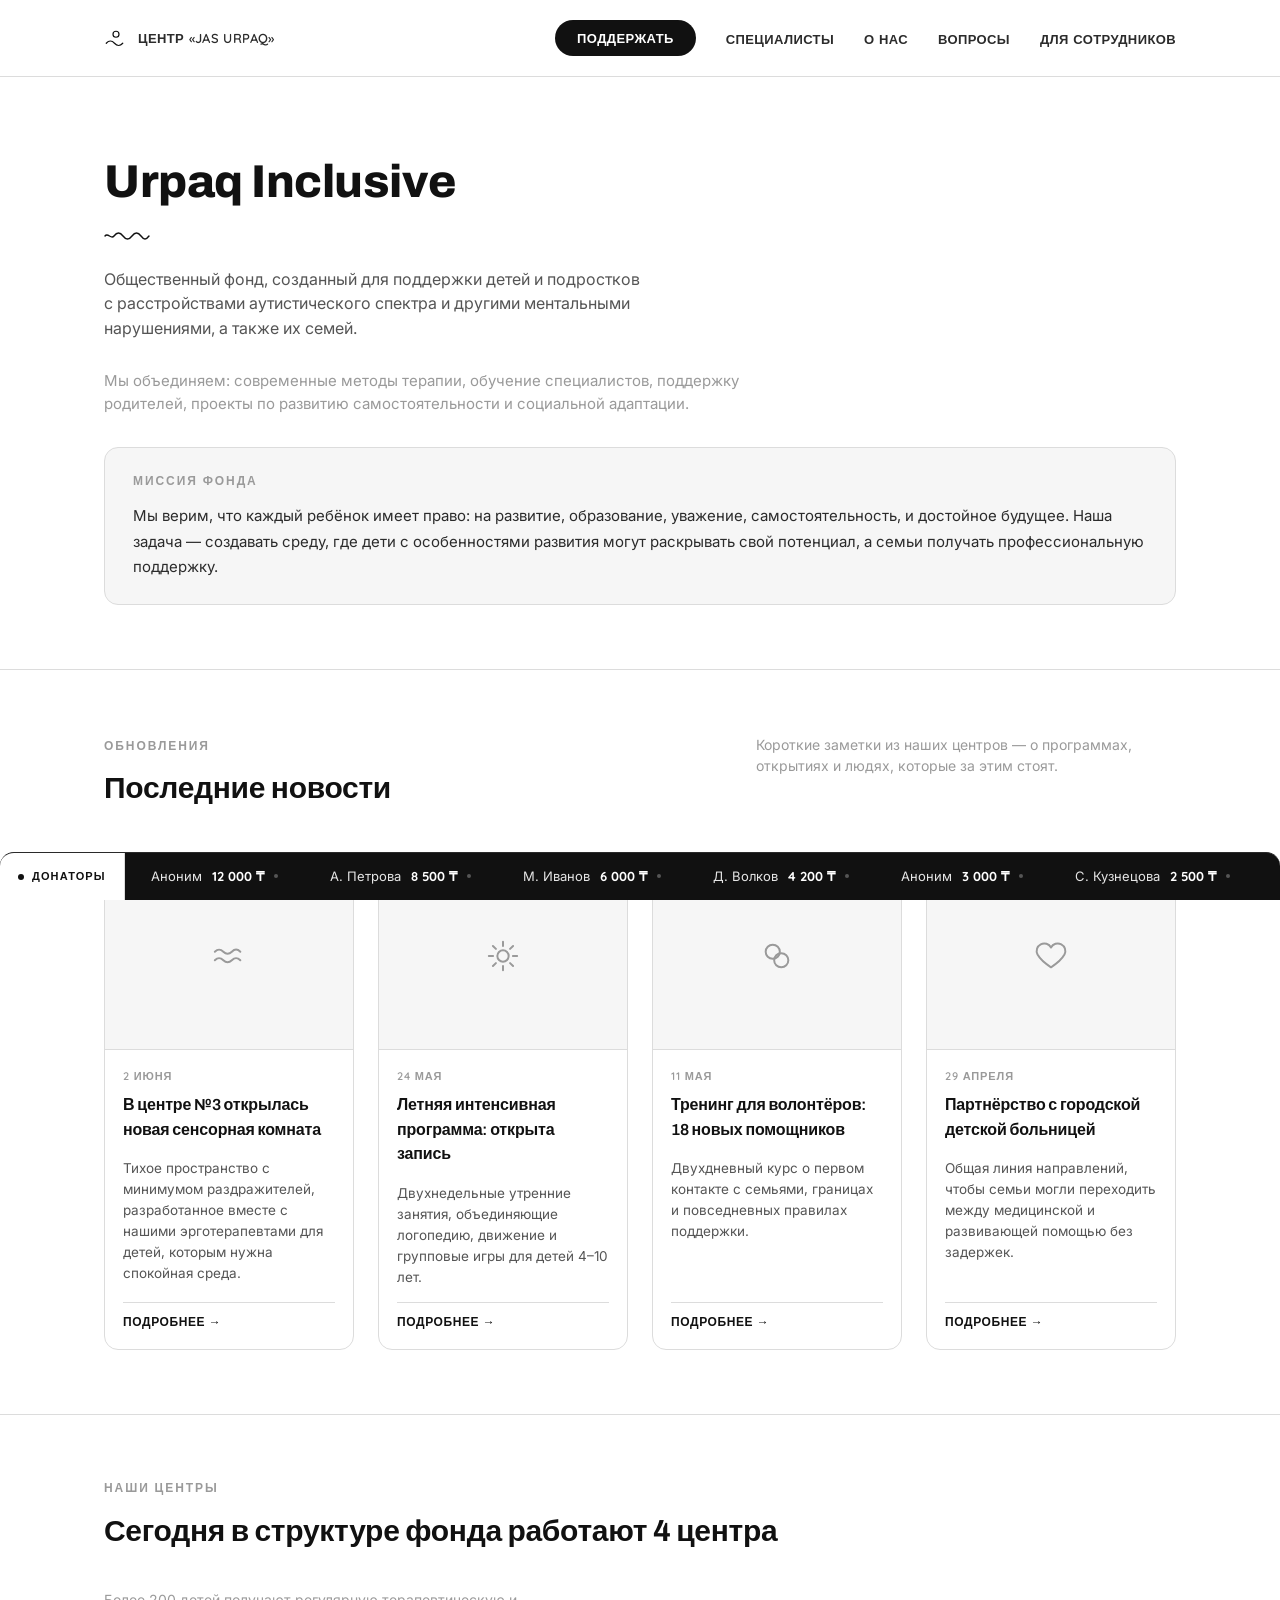
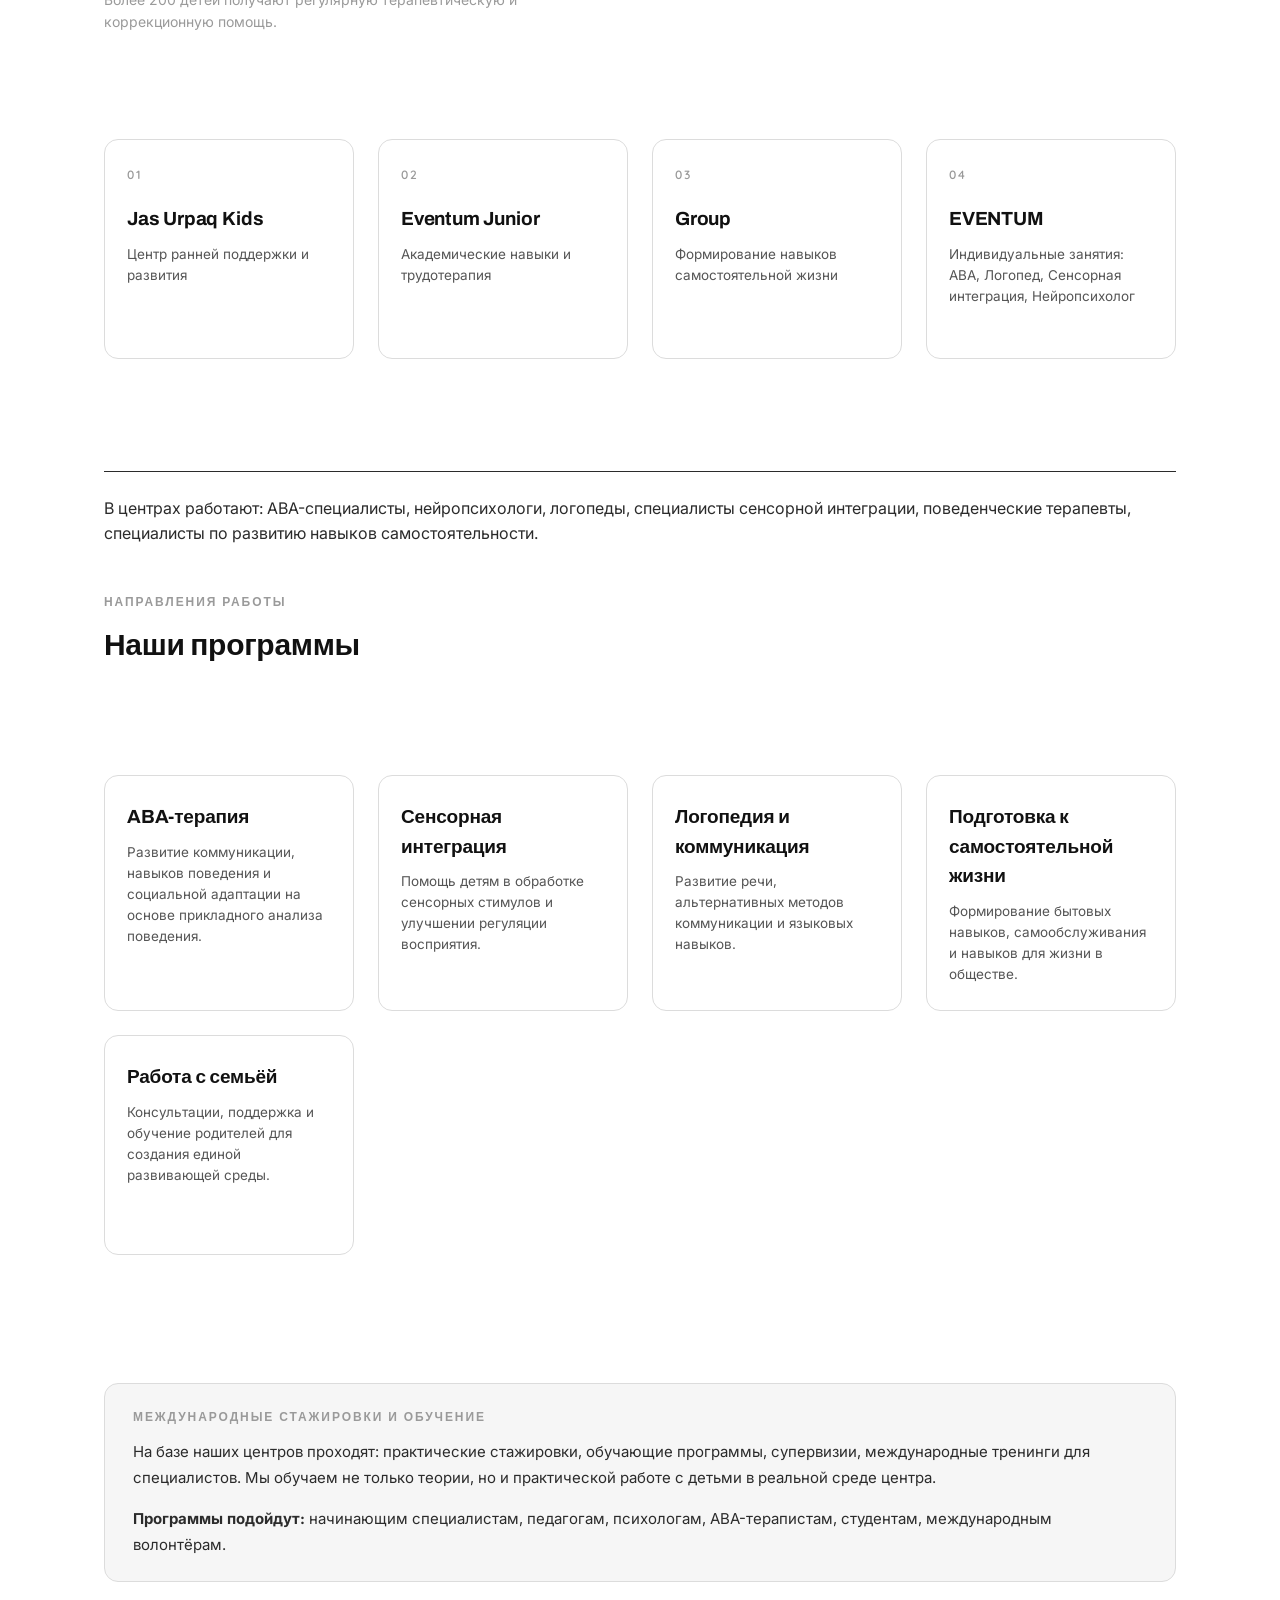
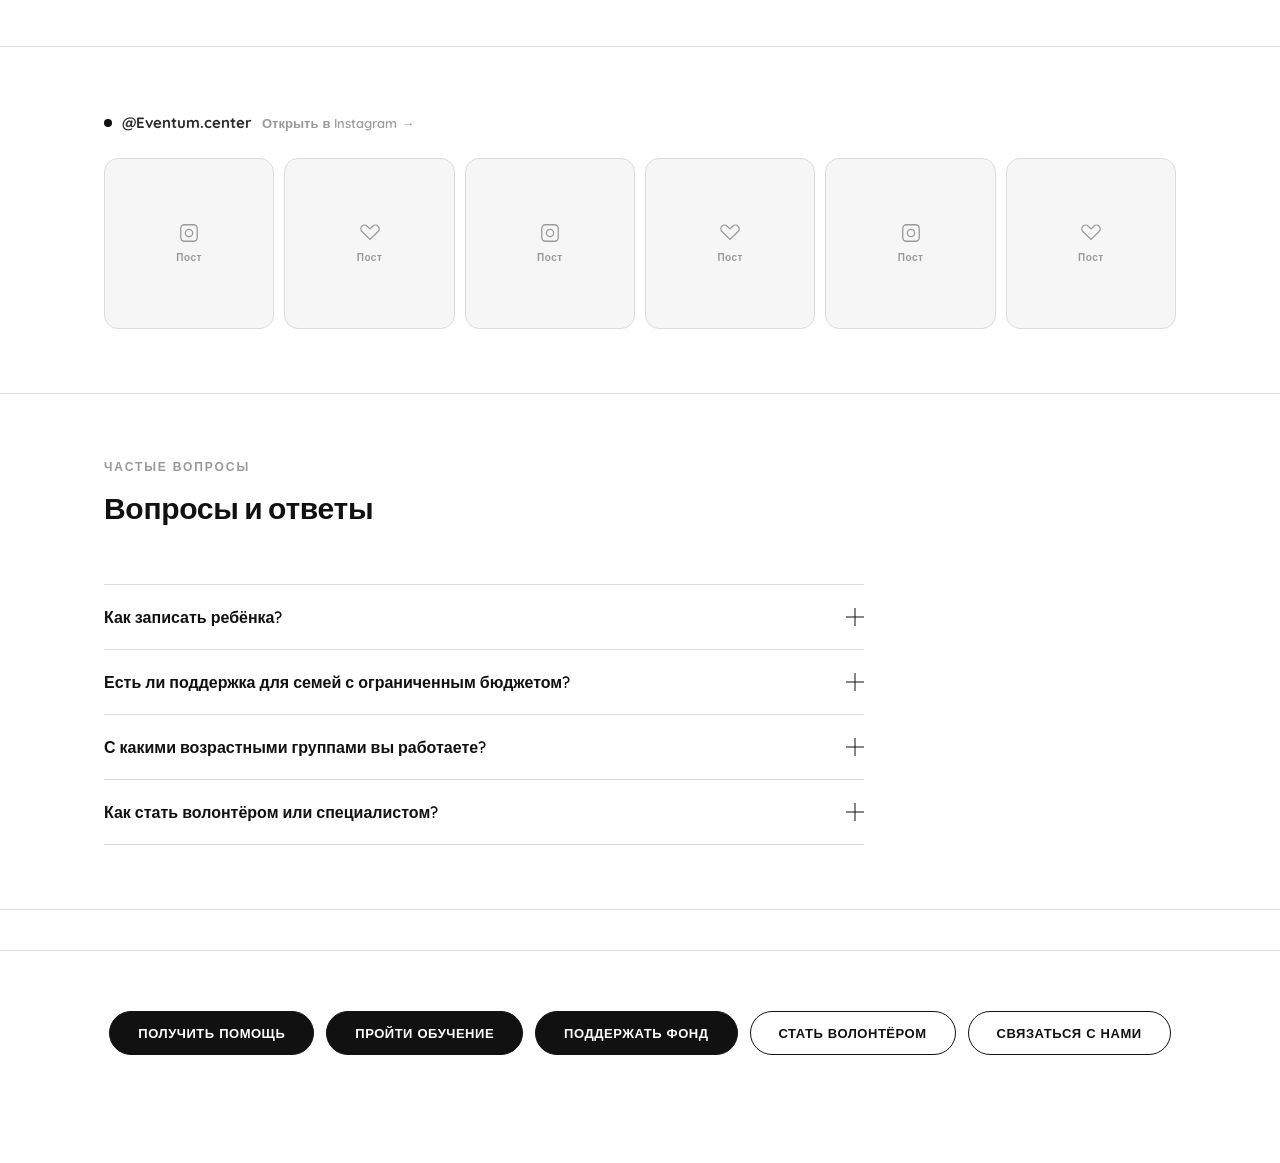
<file: Eventum-center-website-bw/index.html>
<!DOCTYPE html>
<html lang="ru">
<head>
    <meta charset="UTF-8">
    <meta name="viewport" content="width=device-width, initial-scale=1.0">
    <title>Центр «Jas Urpaq» — развитие и поддержка детей</title>
    <link rel="stylesheet" href="index.css">
</head>
<body>
    <header class="header">
        <nav class="wrap">
            <a href="./index.html" class="brand"><svg class="brand-mark" viewBox="0 0 32 32" fill="none" xmlns="http://www.w3.org/2000/svg"><circle cx="16" cy="11" r="4" stroke="currentColor" stroke-width="1.6"/><path d="M3 23c3.5-4 7.5-4 11 0s7.5 4 11 0" stroke="currentColor" stroke-width="1.6" stroke-linecap="round"/></svg>Центр «Jas Urpaq»</a>
            <ul>
                <li><button class="nav-link btn-donate" onclick="Donate()">Поддержать</button></li>
                <li><a href="./specialists.html">Специалисты</a></li>
                <li><a href="./about_us.html">О нас</a></li>
                <li><a href="#faq">Вопросы</a></li>
                <li><a href="employee_part/enter.html">Для сотрудников</a></li>
            </ul>
        </nav>
    </header>

    <main class="main">

        <section class="hero">
            <div class="wrap">
                <h1>Urpaq Inclusive</h1>
                <svg class="squiggle" viewBox="0 0 56 10" fill="none" xmlns="http://www.w3.org/2000/svg"><path d="M1 5c3-4 6 4 9 0s6-4 9 0 6 4 9 0 6-4 9 0 5 4 8 0" stroke="currentColor" stroke-width="1.4" stroke-linecap="round"/></svg>
                <p class="lead">Общественный фонд, созданный для поддержки детей и подростков с расстройствами аутистического спектра и другими ментальными нарушениями, а также их семей.</p>
                <p class="hero-sub">Мы объединяем: современные методы терапии, обучение специалистов, поддержку родителей, проекты по развитию самостоятельности и социальной адаптации.</p>
                <div class="mission-block">
                    <span class="eyebrow">Миссия фонда</span>
                    <p>Мы верим, что каждый ребёнок имеет право: на развитие, образование, уважение, самостоятельность, и достойное будущее. Наша задача — создавать среду, где дети с особенностями развития могут раскрывать свой потенциал, а семьи получать профессиональную поддержку.</p>
                </div>
            </div>
        </section>

        <section class="section">
            <div class="wrap">
                <div class="section-head">
                    <div>
                        <span class="eyebrow">Обновления</span>
                        <h2>Последние новости</h2>
                    </div>
                    <p class="section-sub">Короткие заметки из наших центров — о программах, открытиях и людях, которые за этим стоят.</p>
                </div>

                <div class="gallery gallery-grid">
                    <article class="news-card">
                        <div class="news-thumb"><svg viewBox="0 0 24 24" xmlns="http://www.w3.org/2000/svg"><path d="M2 9c2-2 4-2 6 0s4 2 6 0 4-2 6 0"/><path d="M2 15c2-2 4-2 6 0s4 2 6 0 4-2 6 0"/></svg></div>
                        <div class="news-body">
                            <span class="news-date">2 июня</span>
                            <h3>В центре №3 открылась новая сенсорная комната</h3>
                            <p>Тихое пространство с минимумом раздражителей, разработанное вместе с нашими эрготерапевтами для детей, которым нужна спокойная среда.</p>
                            <a class="news-link" href="#">Подробнее →</a>
                        </div>
                    </article>

                    <article class="news-card">
                        <div class="news-thumb"><svg viewBox="0 0 24 24" xmlns="http://www.w3.org/2000/svg"><circle cx="12" cy="12" r="4"/><path d="M12 2v3M12 19v3M2 12h3M19 12h3M4.9 4.9l2.1 2.1M17 17l2.1 2.1M4.9 19.1L7 17M17 7l2.1-2.1"/></svg></div>
                        <div class="news-body">
                            <span class="news-date">24 мая</span>
                            <h3>Летняя интенсивная программа: открыта запись</h3>
                            <p>Двухнедельные утренние занятия, объединяющие логопедию, движение и групповые игры для детей 4–10 лет.</p>
                            <a class="news-link" href="#">Подробнее →</a>
                        </div>
                    </article>

                    <article class="news-card">
                        <div class="news-thumb"><svg viewBox="0 0 24 24" xmlns="http://www.w3.org/2000/svg"><circle cx="9" cy="9" r="5"/><circle cx="15" cy="15" r="5"/></svg></div>
                        <div class="news-body">
                            <span class="news-date">11 мая</span>
                            <h3>Тренинг для волонтёров: 18 новых помощников</h3>
                            <p>Двухдневный курс о первом контакте с семьями, границах и повседневных правилах поддержки.</p>
                            <a class="news-link" href="#">Подробнее →</a>
                        </div>
                    </article>

                    <article class="news-card">
                        <div class="news-thumb"><svg viewBox="0 0 24 24" xmlns="http://www.w3.org/2000/svg"><path d="M12 20s-7-4.5-9.5-9A5 5 0 0 1 12 6a5 5 0 0 1 9.5 5c-2.5 4.5-9.5 9-9.5 9z"/></svg></div>
                        <div class="news-body">
                            <span class="news-date">29 апреля</span>
                            <h3>Партнёрство с городской детской больницей</h3>
                            <p>Общая линия направлений, чтобы семьи могли переходить между медицинской и развивающей помощью без задержек.</p>
                            <a class="news-link" href="#">Подробнее →</a>
                        </div>
                    </article>
                </div>
            </div>
        </section>

        <section class="section">
            <div class="wrap">
                <div class="section-head">
                    <div>
                        <span class="eyebrow">Наши центры</span>
                        <h2>Сегодня в структуре фонда работают 4 центра</h2>
                    </div>
                    <p class="section-sub">Более 200 детей получают регулярную терапевтическую и коррекционную помощь.</p>
                </div>

                <div class="groups-grid">
                    <article class="group-card">
                        <span class="eyebrow">01</span>
                        <h3>Jas Urpaq Kids</h3>
                        <p>Центр ранней поддержки и развития</p>
                    </article>
                    <article class="group-card">
                        <span class="eyebrow">02</span>
                        <h3>Eventum Junior</h3>
                        <p>Академические навыки и трудотерапия</p>
                    </article>
                    <article class="group-card">
                        <span class="eyebrow">03</span>
                        <h3>Group</h3>
                        <p>Формирование навыков самостоятельной жизни</p>
                    </article>
                    <article class="group-card">
                        <span class="eyebrow">04</span>
                        <h3>EVENTUM</h3>
                        <p>Индивидуальные занятия: АВА, Логопед, Сенсорная интеграция, Нейропсихолог</p>
                    </article>
                </div>

                <p style="margin-top:2rem;border-top:1px solid currentColor;padding-top:1.5rem;">В центрах работают: ABA-специалисты, нейропсихологи, логопеды, специалисты сенсорной интеграции, поведенческие терапевты, специалисты по развитию навыков самостоятельности.</p>

                <div class="section-head" style="margin-top:3rem;">
                    <div>
                        <span class="eyebrow">Направления работы</span>
                        <h2>Наши программы</h2>
                    </div>
                </div>

                <div class="groups-grid" style="grid-template-columns:repeat(auto-fill,minmax(200px,1fr));">
                    <article class="group-card">
                        <h3>ABA-терапия</h3>
                        <p>Развитие коммуникации, навыков поведения и социальной адаптации на основе прикладного анализа поведения.</p>
                    </article>
                    <article class="group-card">
                        <h3>Сенсорная интеграция</h3>
                        <p>Помощь детям в обработке сенсорных стимулов и улучшении регуляции восприятия.</p>
                    </article>
                    <article class="group-card">
                        <h3>Логопедия и коммуникация</h3>
                        <p>Развитие речи, альтернативных методов коммуникации и языковых навыков.</p>
                    </article>
                    <article class="group-card">
                        <h3>Подготовка к самостоятельной жизни</h3>
                        <p>Формирование бытовых навыков, самообслуживания и навыков для жизни в обществе.</p>
                    </article>
                    <article class="group-card">
                        <h3>Работа с семьёй</h3>
                        <p>Консультации, поддержка и обучение родителей для создания единой развивающей среды.</p>
                    </article>
                </div>

                <div class="mission-block" style="margin-top:3rem;">
                    <span class="eyebrow">Международные стажировки и обучение</span>
                    <p>На базе наших центров проходят: практические стажировки, обучающие программы, супервизии, международные тренинги для специалистов. Мы обучаем не только теории, но и практической работе с детьми в реальной среде центра.</p>
                    <p style="margin-top:1rem;"><strong>Программы подойдут:</strong> начинающим специалистам, педагогам, психологам, ABA-терапистам, студентам, международным волонтёрам.</p>
                </div>
            </div>
        </section>

        <section class="instagram-feed-wrap">
            <div class="wrap">
                <div class="instagram-handle">
                    <span class="dot"></span>
                    <strong>@Eventum.center</strong>
                    <a href="#" target="_blank" rel="noopener">Открыть в Instagram →</a>
                </div>

                <div class="instagram-feed">
                    <div class="insta-post">
                        <svg viewBox="0 0 24 24"><rect x="3" y="3" width="18" height="18" rx="4"/><circle cx="12" cy="12" r="4"/></svg>
                        <span>Пост</span>
                    </div>
                    <div class="insta-post">
                        <svg viewBox="0 0 24 24"><path d="M20.8 4.6c-1.6-1.6-4.2-1.6-5.8 0L12 7.6 9 4.6c-1.6-1.6-4.2-1.6-5.8 0-1.6 1.6-1.6 4.2 0 5.8L12 19l8.8-8.6c1.6-1.6 1.6-4.2 0-5.8z"/></svg>
                        <span>Пост</span>
                    </div>
                    <div class="insta-post">
                        <svg viewBox="0 0 24 24"><rect x="3" y="3" width="18" height="18" rx="4"/><circle cx="12" cy="12" r="4"/></svg>
                        <span>Пост</span>
                    </div>
                    <div class="insta-post">
                        <svg viewBox="0 0 24 24"><path d="M20.8 4.6c-1.6-1.6-4.2-1.6-5.8 0L12 7.6 9 4.6c-1.6-1.6-4.2-1.6-5.8 0-1.6 1.6-1.6 4.2 0 5.8L12 19l8.8-8.6c1.6-1.6 1.6-4.2 0-5.8z"/></svg>
                        <span>Пост</span>
                    </div>
                    <div class="insta-post">
                        <svg viewBox="0 0 24 24"><rect x="3" y="3" width="18" height="18" rx="4"/><circle cx="12" cy="12" r="4"/></svg>
                        <span>Пост</span>
                    </div>
                    <div class="insta-post">
                        <svg viewBox="0 0 24 24"><path d="M20.8 4.6c-1.6-1.6-4.2-1.6-5.8 0L12 7.6 9 4.6c-1.6-1.6-4.2-1.6-5.8 0-1.6 1.6-1.6 4.2 0 5.8L12 19l8.8-8.6c1.6-1.6 1.6-4.2 0-5.8z"/></svg>
                        <span>Пост</span>
                    </div>
                </div>
            </div>
        </section>

        <section id="faq" class="faq-section">
            <div class="wrap">
                <div class="section-head">
                    <div>
                        <span class="eyebrow">Частые вопросы</span>
                        <h2>Вопросы и ответы</h2>
                    </div>
                </div>

                <div class="faq-list">
                    <div class="faq-item">
                        <button class="faq-question" aria-expanded="false">
                            Как записать ребёнка?
                            <span class="icon"></span>
                        </button>
                        <div class="faq-answer">
                            <div class="faq-answer-inner">
                                Позвоните или приходите в любой из 4 центров на короткую вводную встречу. Специалист поговорит с вами о ребёнке и предложит первую программу — диагноз или направление врача для этого не требуются.
                            </div>
                        </div>
                    </div>

                    <div class="faq-item">
                        <button class="faq-question" aria-expanded="false">
                            Есть ли поддержка для семей с ограниченным бюджетом?
                            <span class="icon"></span>
                        </button>
                        <div class="faq-answer">
                            <div class="faq-answer-inner">
                                Да. Часть каждого пожертвования направляется в фонд стипендий, который полностью или частично покрывает занятия для нуждающихся семей. Уточните условия у координатора центра.
                            </div>
                        </div>
                    </div>

                    <div class="faq-item">
                        <button class="faq-question" aria-expanded="false">
                            С какими возрастными группами вы работаете?
                            <span class="icon"></span>
                        </button>
                        <div class="faq-answer">
                            <div class="faq-answer-inner">
                                Наши программы разделены на четыре группы — Kids, Junior,  Jas Urpaq Group и Eventum — от раннего детства до подросткового возраста, плюс выездные мероприятия для всех возрастов. Подробнее — на странице «О нас».
                            </div>
                        </div>
                    </div>

                    <div class="faq-item">
                        <button class="faq-question" aria-expanded="false">
                            Как стать волонтёром или специалистом?
                            <span class="icon"></span>
                        </button>
                        <div class="faq-answer">
                            <div class="faq-answer-inner">
                                Мы регулярно набираем волонтёров и круглый год ищем лицензированных специалистов. Обратитесь в любой центр, а действующие сотрудники могут войти на странице «Для сотрудников».
                            </div>
                        </div>
                    </div>
                </div>
            </div>
        </section>

    </main>

    <footer class="footer">
        <div class="wrap" style="display:flex;flex-wrap:wrap;gap:.75rem;justify-content:center;padding-block:2rem;">
            <button class="btn btn-solid" onclick="openPopup('popup-help')">Получить помощь</button>
            <button class="btn btn-solid" onclick="openPopup('popup-training')">Пройти обучение</button>
            <button class="btn btn-solid" onclick="Donate()">Поддержать фонд</button>
            <button class="btn" onclick="alert('Раздел волонтёрства — скоро!')">Стать волонтёром</button>
            <button class="btn" onclick="alert('Свяжитесь с нами: info@urpaq.kz')">Связаться с нами</button>
        </div>
    </footer>

    <div id="popup" class="modal">
        <div class="modal-overlay" onclick="closeDonate()"></div>
        <div class="modal-panel">
            <button class="modal-close" onclick="closeDonate()" aria-label="Закрыть">×</button>
            <h2>Поддержать центр «Jas Urpaq»</h2>
            <p class="modal-sub">Выберите, на что пойдёт ваше пожертвование, и укажите данные карты ниже.</p>

            <span class="modal-section-label">Я хочу поддержать</span>
            <div class="reason-list">
                <label class="reason-option">
                    <input type="radio" name="reason" value="general" checked>
                    <span>Общий фонд</span>
                </label>
                <label class="reason-option">
                    <input type="radio" name="reason" value="sensory">
                    <span>Оборудование сенсорной комнаты</span>
                </label>
                <label class="reason-option">
                    <input type="radio" name="reason" value="scholarship">
                    <span>Стипендия для нуждающихся семей</span>
                </label>
                <label class="reason-option">
                    <input type="radio" name="reason" value="training">
                    <span>Программа обучения специалистов</span>
                </label>
            </div>

            <span class="modal-section-label">Данные платежа</span>
            <form class="card-form" id="donate-form" onsubmit="submitDonation(event)">
                <div class="field">
                    <label for="card-number">Номер карты</label>
                    <input type="text" id="card-number" inputmode="numeric" placeholder="0000 0000 0000 0000" maxlength="19" required>
                </div>
                <div class="field-row">
                    <div class="field">
                        <label for="card-expiry">Срок действия (MM/YY)</label>
                        <input type="text" id="card-expiry" placeholder="MM/YY" maxlength="5" required>
                    </div>
                    <div class="field">
                        <label for="card-cvv">CVV</label>
                        <input type="text" id="card-cvv" inputmode="numeric" placeholder="•••" maxlength="3" required>
                    </div>
                </div>
                <div class="field">
                    <label for="card-name">Имя держателя карты</label>
                    <input type="text" id="card-name" placeholder="Как указано на карте" required>
                </div>
                <button type="submit" class="btn btn-solid btn-block">Подтвердить пожертвование</button>
            </form>
            <p class="modal-fineprint">Это демо-форма — реальный платёж не выполняется.</p>
        </div>
    </div>

    <div id="popup-help" class="modal">
        <div class="modal-overlay" onclick="closePopup('popup-help')"></div>
        <div class="modal-panel">
            <button class="modal-close" onclick="closePopup('popup-help')" aria-label="Закрыть">×</button>
            <h2>Получить помощь</h2>
            <p class="modal-sub">Оставьте контакты — мы свяжемся с вами в ближайшее время.</p>
            <form class="card-form" onsubmit="event.preventDefault();closePopup('popup-help');alert('Заявка отправлена! Мы свяжемся с вами.');">
                <div class="field">
                    <label for="help-name">Имя</label>
                    <input type="text" id="help-name" placeholder="Ваше имя" required>
                </div>
                <div class="field">
                    <label for="help-phone">Телефон</label>
                    <input type="tel" id="help-phone" placeholder="+7 (___) ___-__-__" required>
                </div>
                <button type="submit" class="btn btn-solid btn-block">Отправить заявку</button>
            </form>
        </div>
    </div>

    <div id="popup-training" class="modal">
        <div class="modal-overlay" onclick="closePopup('popup-training')"></div>
        <div class="modal-panel">
            <button class="modal-close" onclick="closePopup('popup-training')" aria-label="Закрыть">×</button>
            <h2>Пройти обучение</h2>
            <p class="modal-sub">Заполните форму — мы подберём подходящую программу.</p>
            <form class="card-form" onsubmit="event.preventDefault();closePopup('popup-training');alert('Заявка на обучение отправлена!');">
                <div class="field">
                    <label for="train-name">Имя</label>
                    <input type="text" id="train-name" placeholder="Ваше имя" required>
                </div>
                <div class="field">
                    <label for="train-email">Email</label>
                    <input type="email" id="train-email" placeholder="example@mail.com" required>
                </div>
                <div class="field">
                    <label for="train-spec">Специализация</label>
                    <input type="text" id="train-spec" placeholder="Педагог, психолог, ABA-терапист…" required>
                </div>
                <button type="submit" class="btn btn-solid btn-block">Отправить заявку</button>
            </form>
        </div>
    </div>

    <div class="donor-ticker" id="donor-ticker" role="marquee" aria-label="Список донаторов">
        <div class="ticker-label">
            <span class="pulse-dot"></span>
            <span class="label-text">Донаторы</span>
        </div>
        <div class="ticker-viewport">
            <div class="ticker-track" id="ticker-track">
                <span class="ticker-item"><span class="ticker-name">Загрузка…</span></span>
            </div>
        </div>
    </div>

    <script>
        /* ---------------------------------------------------
           МОДАЛЬНОЕ ОКНО ДОНАТА
           --------------------------------------------------- */
        function Donate() {
            document.getElementById('popup').classList.add('is-open');
            document.body.style.overflow = 'hidden';
        }

        function closeDonate() {
            document.getElementById('popup').classList.remove('is-open');
            document.body.style.overflow = '';
        }

        function openPopup(id) {
            document.getElementById(id).classList.add('is-open');
            document.body.style.overflow = 'hidden';
        }

        function closePopup(id) {
            document.getElementById(id).classList.remove('is-open');
            document.body.style.overflow = '';
        }

        document.addEventListener('keydown', function (e) {
            if (e.key === 'Escape') {
                closeDonate();
                ['popup-help', 'popup-training'].forEach(closePopup);
            }
        });

        function submitDonation(event) {
            event.preventDefault();
            closeDonate();
            document.getElementById('donate-form').reset();
            alert('Спасибо — ваше пожертвование зафиксировано. (Это демо-форма, реальное списание не производилось.)');
        }

        /* автоформатирование номера карты по 4 цифры */
        document.getElementById('card-number').addEventListener('input', function (e) {
            let v = e.target.value.replace(/\D/g, '').slice(0, 16);
            e.target.value = v.replace(/(.{4})/g, '$1 ').trim();
        });

        document.getElementById('card-expiry').addEventListener('input', function (e) {
            let v = e.target.value.replace(/\D/g, '').slice(0, 4);
            if (v.length > 2) v = v.slice(0, 2) + '/' + v.slice(2);
            e.target.value = v;
        });

        document.getElementById('card-cvv').addEventListener('input', function (e) {
            e.target.value = e.target.value.replace(/\D/g, '').slice(0, 3);
        });

        /* ---------------------------------------------------
           FAQ-АККОРДЕОН
           --------------------------------------------------- */
        document.querySelectorAll('.faq-question').forEach(function (btn) {
            btn.addEventListener('click', function () {
                const answer = btn.nextElementSibling;
                const isOpen = btn.getAttribute('aria-expanded') === 'true';

                if (isOpen) {
                    answer.style.maxHeight = null;
                    btn.setAttribute('aria-expanded', 'false');
                } else {
                    answer.style.maxHeight = answer.scrollHeight + 'px';
                    btn.setAttribute('aria-expanded', 'true');
                }
            });
        });

        /* ---------------------------------------------------
           БЕГУЩАЯ СТРОКА ДОНАТОРОВ (снизу экрана, бесконечный цикл)
           --------------------------------------------------- */
        const DEFAULT_DONATERS = [
            { name: 'Аноним', amount: 12000 },
            { name: 'А. Петрова', amount: 8500 },
            { name: 'М. Иванов', amount: 6000 },
            { name: 'Д. Волков', amount: 4200 },
            { name: 'Аноним', amount: 3000 },
            { name: 'С. Кузнецова', amount: 2500 }
        ];

        function formatAmount(n) {
            return Number(n).toLocaleString('ru-RU') + ' ₸';
        }

        function renderTicker(list) {
            const track = document.getElementById('ticker-track');

            const itemHtml = list.map(function (d) {
                return '<span class="ticker-item">' +
                    '<span class="ticker-name">' + (d.name || 'Аноним') + '</span>' +
                    '<span class="ticker-amount">' + formatAmount(d.amount || 0) + '</span>' +
                    '<span class="sep"></span>' +
                    '</span>';
            }).join('');

            /* дублируем набор дважды — это даёт бесшовный бесконечный цикл при translateX(-50%) */
            track.innerHTML = itemHtml + itemHtml;

            requestAnimationFrame(function () {
                const setWidth = track.scrollWidth / 2;
                const pxPerSecond = 55;
                const duration = Math.max(setWidth / pxPerSecond, 10);
                track.style.animationDuration = duration + 's';
            });
        }

        fetch('http://localhost:1734/donaters-list')
            .then(function (res) {
                if (!res.ok) throw new Error('Bad response');
                return res.json();
            })
            .then(function (data) {
                if (!Array.isArray(data) || data.length === 0) throw new Error('Empty list');
                renderTicker(data);
            })
            .catch(function () {
                renderTicker(DEFAULT_DONATERS);
            });
    </script>
</body>
</html>
</file>
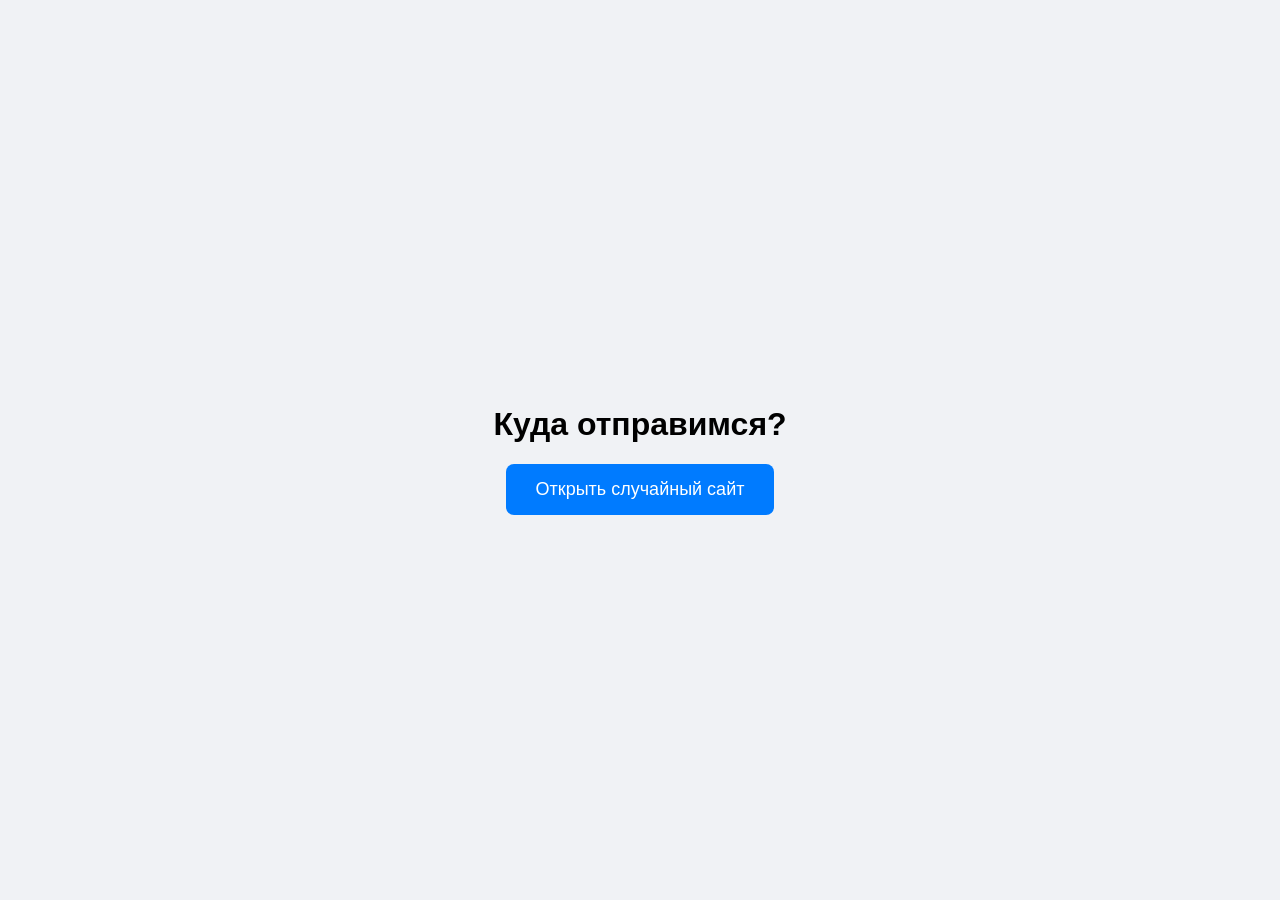
<file: all/test.html>
<!DOCTYPE html>
<html lang="ru">
<head>
    <meta charset="UTF-8">
    <meta name="viewport" content="width=device-width, initial-scale=1.0">
    <title>Рандомный Сайт</title>
    <style>
        body {
            font-family: Arial, sans-serif;
            display: flex;
            justify-content: center;
            align-items: center;
            height: 100vh;
            margin: 0;
            background-color: #f0f2f5;
        }
        .container {
            text-align: center;
        }
        button {
            padding: 15px 30px;
            font-size: 18px;
            cursor: pointer;
            background-color: #007bff;
            color: white;
            border: none;
            border-radius: 8px;
            transition: background-color 0.3s;
        }
        button:hover {
            background-color: #0056b3;
        }
    </style>
</head>
<body>

<div class="container">
    <h1>Куда отправимся?</h1>
    <button onclick="openRandomSite()">Открыть случайный сайт</button>
</div>

<script>
    // Список сайтов для перехода
    const sites = [
        'https://www.wikipedia.org'
    ];

    function openRandomSite() {
        // Выбираем случайную ссылку из массива
        const randomIndex = Math.floor(Math.random() * sites.length);
        const randomUrl = sites[randomIndex];
        
        // Открываем сайт в новой вкладке (_blank)
        window.open(randomUrl, '_blank');
    }
</script>

</body>
</html>
</file>
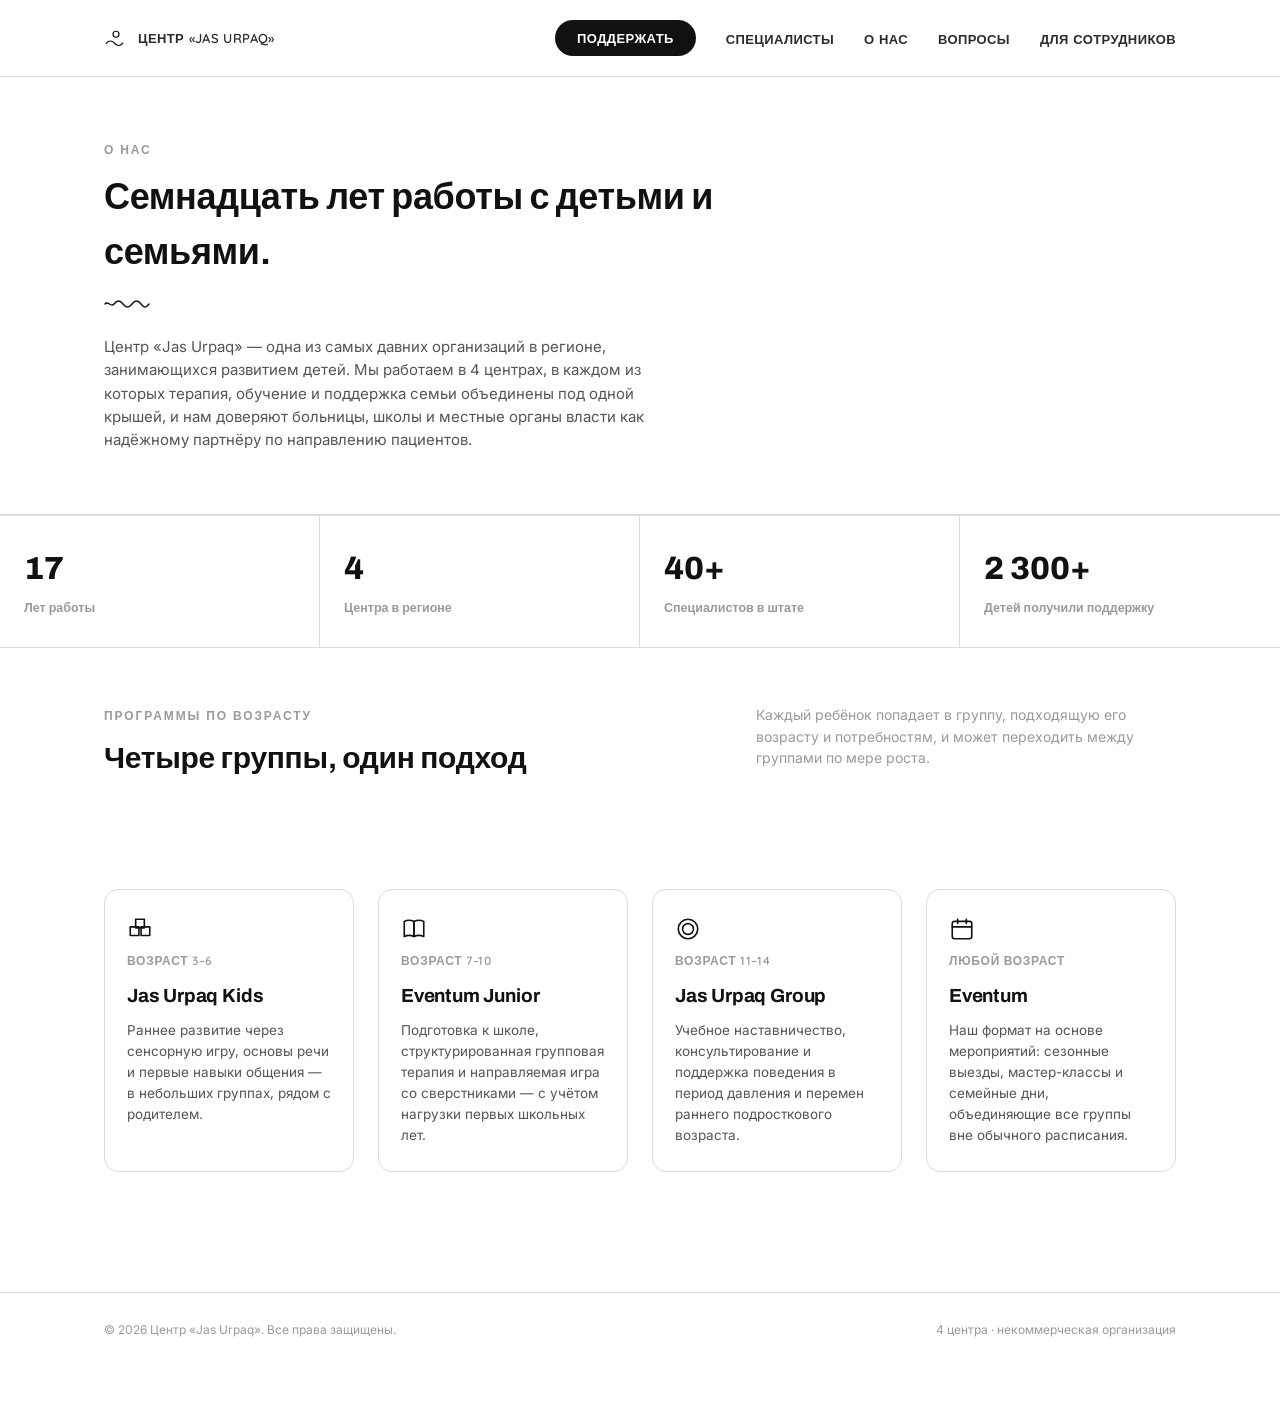
<file: Eventum-center-website-bw/about_us.html>
<!DOCTYPE html>
<html lang="ru">
<head>
    <meta charset="UTF-8">
    <meta name="viewport" content="width=device-width, initial-scale=1.0">
    <title>О нас — Центр «Jas Urpaq»</title>
    <link rel="stylesheet" href="index.css">
</head>
<body>
    <header class="header">
        <nav class="wrap">
            <a href="./index.html" class="brand"><svg class="brand-mark" viewBox="0 0 32 32" fill="none" xmlns="http://www.w3.org/2000/svg"><circle cx="16" cy="11" r="4" stroke="currentColor" stroke-width="1.6"/><path d="M3 23c3.5-4 7.5-4 11 0s7.5 4 11 0" stroke="currentColor" stroke-width="1.6" stroke-linecap="round"/></svg>Центр «Jas Urpaq»</a>
            <ul>
                <li><button class="nav-link btn-donate" onclick="window.location.href='index.html'">Поддержать</button></li>
                <li><a href="./specialists.html">Специалисты</a></li>
                <li><a href="./about_us.html">О нас</a></li>
                <li><a href="index.html#faq">Вопросы</a></li>
                <li><a href="employee_part/enter.html">Для сотрудников</a></li>
            </ul>
        </nav>
    </header>

    <main class="main">
        <section class="page-hero">
            <div class="wrap">
                <span class="eyebrow">О нас</span>
                <h1>Семнадцать лет работы с детьми и семьями.</h1>
                <svg class="squiggle" viewBox="0 0 56 10" fill="none" xmlns="http://www.w3.org/2000/svg"><path d="M1 5c3-4 6 4 9 0s6-4 9 0 6 4 9 0 6-4 9 0 5 4 8 0" stroke="currentColor" stroke-width="1.4" stroke-linecap="round"/></svg>
                <p>Центр «Jas Urpaq» — одна из самых давних организаций в регионе, занимающихся развитием детей. Мы работаем в 4 центрах, в каждом из которых терапия, обучение и поддержка семьи объединены под одной крышей, и нам доверяют больницы, школы и местные органы власти как надёжному партнёру по направлению пациентов.</p>
            </div>
        </section>

        <section class="about-stats">
            <div class="about-stat">
                <span class="num">17</span>
                <span class="label">Лет работы</span>
            </div>
            <div class="about-stat">
                <span class="num">4</span>
                <span class="label">Центра в регионе</span>
            </div>
            <div class="about-stat">
                <span class="num">40+</span>
                <span class="label">Специалистов в штате</span>
            </div>
            <div class="about-stat">
                <span class="num">2 300+</span>
                <span class="label">Детей получили поддержку</span>
            </div>
        </section>

        <section class="wrap">
            <div class="section-head" style="margin-top: 56px;">
                <div>
                    <span class="eyebrow">Программы по возрасту</span>
                    <h2>Четыре группы, один подход</h2>
                </div>
                <p class="section-sub">Каждый ребёнок попадает в группу, подходящую его возрасту и потребностям, и может переходить между группами по мере роста.</p>
            </div>

            <div class="groups-grid">
                <article class="group-card">
                    <span class="group-mark"><svg viewBox="0 0 24 24" xmlns="http://www.w3.org/2000/svg"><rect x="3" y="10" width="8" height="8"/><rect x="13" y="10" width="8" height="8"/><rect x="8" y="3" width="8" height="8"/></svg></span>
                    <span class="age-range">Возраст 3–6</span>
                    <h3>Jas Urpaq Kids</h3>
                    <p>Раннее развитие через сенсорную игру, основы речи и первые навыки общения — в небольших группах, рядом с родителем.</p>
                </article>

                <article class="group-card">
                    <span class="group-mark"><svg viewBox="0 0 24 24" xmlns="http://www.w3.org/2000/svg"><path d="M3 5c3-1.5 6-1.5 9 0v14c-3-1.5-6-1.5-9 0V5z"/><path d="M21 5c-3-1.5-6-1.5-9 0v14c3-1.5 6-1.5 9 0V5z"/></svg></span>
                    <span class="age-range">Возраст 7–10</span>
                    <h3>Eventum Junior</h3>
                    <p>Подготовка к школе, структурированная групповая терапия и направляемая игра со сверстниками — с учётом нагрузки первых школьных лет.</p>
                </article>

                <article class="group-card">
                    <span class="group-mark"><svg viewBox="0 0 24 24" xmlns="http://www.w3.org/2000/svg"><circle cx="12" cy="12" r="9"/><circle cx="12" cy="12" r="5"/></svg></span>
                    <span class="age-range">Возраст 11–14</span>
                    <h3> Jas Urpaq Group</h3>
                    <p>Учебное наставничество, консультирование и поддержка поведения в период давления и перемен раннего подросткового возраста.</p>
                </article>

                <article class="group-card">
                    <span class="group-mark"><svg viewBox="0 0 24 24" xmlns="http://www.w3.org/2000/svg"><rect x="3" y="5" width="18" height="16" rx="2"/><path d="M3 10h18M8 3v4M16 3v4"/></svg></span>
                    <span class="age-range">Любой возраст</span>
                    <h3>Eventum</h3>
                    <p>Наш формат на основе мероприятий: сезонные выезды, мастер-классы и семейные дни, объединяющие все группы вне обычного расписания.</p>
                </article>
            </div>
        </section>
    </main>

    <footer class="footer">
        <div class="wrap">
            <span>© 2026 Центр «Jas Urpaq». Все права защищены.</span>
            <span>4 центра · некоммерческая организация</span>
        </div>
    </footer>
</body>
</html>
</file>
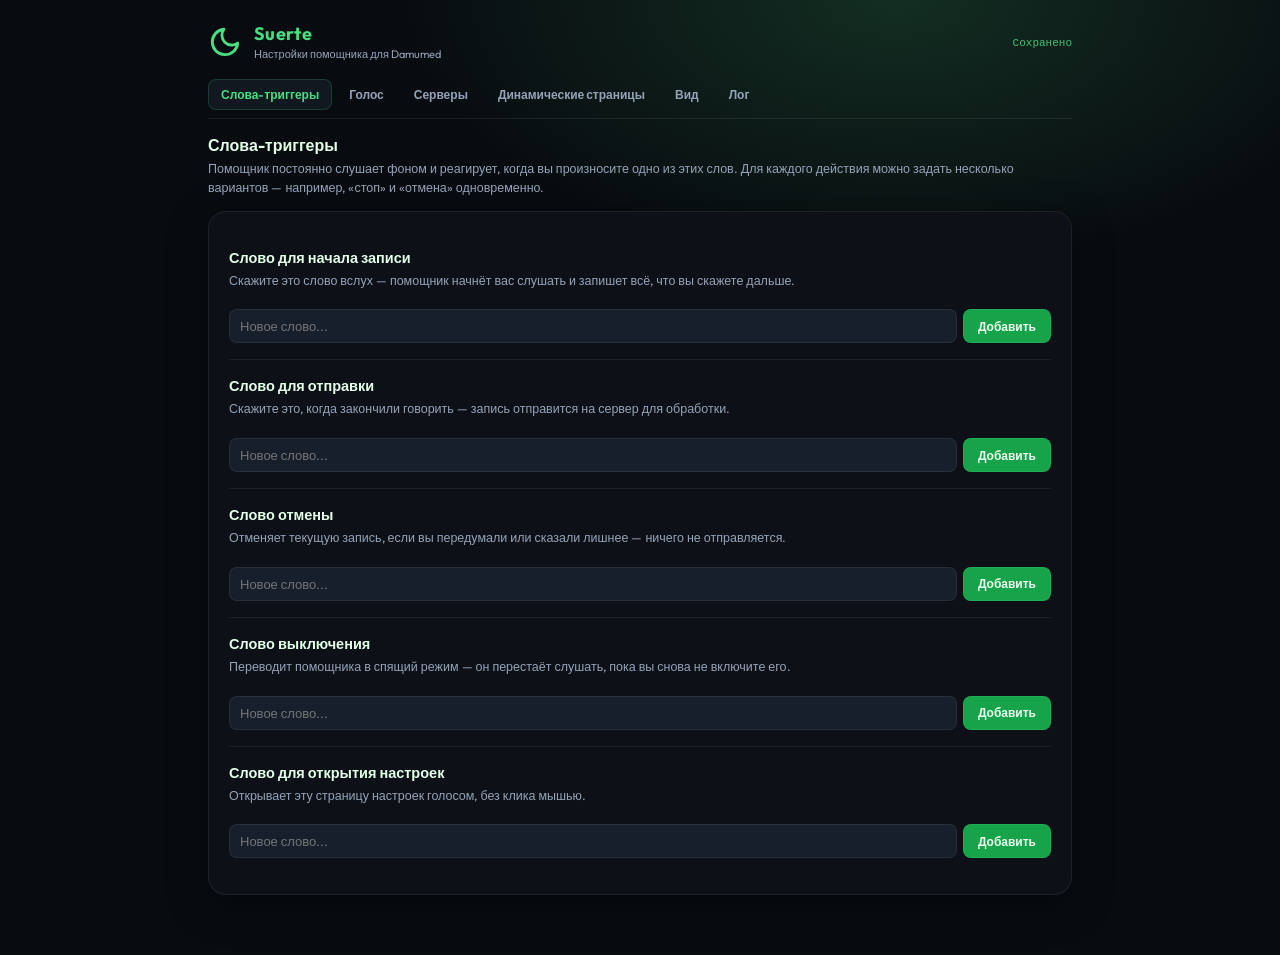
<file: extension/settings.html>
<!DOCTYPE html>
<html lang="ru">
<head>
<meta charset="utf-8">
<meta name="viewport" content="width=device-width, initial-scale=1">
<title>Suerte — Настройки</title>
<link rel="stylesheet" href="settings-theme.css">
</head>
<body>
<div class="wrap">
  <header class="topbar">
    <div class="brand">
      <span class="brand-logo"><svg viewBox="0 0 24 24" fill="none" stroke="currentColor" stroke-width="2" stroke-linecap="round" stroke-linejoin="round"><path d="M21 12.79A9 9 0 1 1 11.21 3 7 7 0 0 0 21 12.79z"></path></svg></span>
      <div><h1>Suerte</h1><p>Настройки помощника для Damumed</p></div>
    </div>
    <span id="save-state" class="save-state">Сохранено</span>
  </header>

  <nav class="tabs" id="tabs">
    <button class="tab active" data-sec="words">Слова-триггеры</button>
    <button class="tab" data-sec="voice">Голос</button>
    <button class="tab" data-sec="servers">Серверы</button>
    <button class="tab" data-sec="sites">Динамические страницы</button>
    <button class="tab" data-sec="appearance">Вид</button>
    <button class="tab" data-sec="log">Лог</button>
  </nav>

  <main>
    <!-- WORDS -->
    <section class="sec active" data-sec="words">
      <div class="section-lead">
        <h2>Слова-триггеры</h2>
        <p>Помощник постоянно слушает фоном и реагирует, когда вы произносите одно из этих слов. Для каждого действия можно задать несколько вариантов — например, «стоп» и «отмена» одновременно.</p>
      </div>
      <div class="card" id="words-card">
        <div class="word-group" data-key="wake">
          <div class="wg-head"><span class="wg-title">Слово для начала записи</span></div>
          <p class="wg-desc">Скажите это слово вслух — помощник начнёт вас слушать и запишет всё, что вы скажете дальше.</p>
          <div class="chips"></div>
          <div class="add"><input type="text" placeholder="Новое слово..."><button class="btn-add">Добавить</button></div>
        </div>
        <div class="word-group" data-key="send">
          <div class="wg-head"><span class="wg-title">Слово для отправки</span></div>
          <p class="wg-desc">Скажите это, когда закончили говорить — запись отправится на сервер для обработки.</p>
          <div class="chips"></div>
          <div class="add"><input type="text" placeholder="Новое слово..."><button class="btn-add">Добавить</button></div>
        </div>
        <div class="word-group" data-key="stop">
          <div class="wg-head"><span class="wg-title">Слово отмены</span></div>
          <p class="wg-desc">Отменяет текущую запись, если вы передумали или сказали лишнее — ничего не отправляется.</p>
          <div class="chips"></div>
          <div class="add"><input type="text" placeholder="Новое слово..."><button class="btn-add">Добавить</button></div>
        </div>
        <div class="word-group" data-key="sleep">
          <div class="wg-head"><span class="wg-title">Слово выключения</span></div>
          <p class="wg-desc">Переводит помощника в спящий режим — он перестаёт слушать, пока вы снова не включите его.</p>
          <div class="chips"></div>
          <div class="add"><input type="text" placeholder="Новое слово..."><button class="btn-add">Добавить</button></div>
        </div>
        <div class="word-group" data-key="settings">
          <div class="wg-head"><span class="wg-title">Слово для открытия настроек</span></div>
          <p class="wg-desc">Открывает эту страницу настроек голосом, без клика мышью.</p>
          <div class="chips"></div>
          <div class="add"><input type="text" placeholder="Новое слово..."><button class="btn-add">Добавить</button></div>
        </div>
      </div>
    </section>

    <!-- VOICE -->
    <section class="sec" data-sec="voice">
      <div class="section-lead">
        <h2>Голос</h2>
        <p>Как помощник распознаёт вашу речь и когда автоматически отправляет запись.</p>
      </div>

      <div class="card">
        <h3>Какой ИИ обрабатывает ваши запросы</h3>
        <p class="hint">Влияет на то, где обрабатывается ваш текстовый запрос: локально на вашей машине или в облаке. Распознавание голоса всегда идёт через OpenAI и от этого выбора не зависит.</p>
        <div class="option-grid" id="provider-grid" data-key="provider">
          <button class="option-card" data-value="qwen">
            <span class="oc-check"><svg viewBox="0 0 24 24" fill="none"><path d="M5 13l4 4L19 7" stroke-linecap="round" stroke-linejoin="round"/></svg></span>
            <span class="oc-badge">QW</span>
            <span class="oc-title">Qwen (локально)</span>
            <span class="oc-sub">Текстовые запросы обрабатываются на вашем компьютере через Ollama — бесплатно и никуда не уходят. Голос в любом случае распознаётся в OpenAI.</span>
          </button>
          <button class="option-card" data-value="openai">
            <span class="oc-check"><svg viewBox="0 0 24 24" fill="none"><path d="M5 13l4 4L19 7" stroke-linecap="round" stroke-linejoin="round"/></svg></span>
            <span class="oc-badge">AI</span>
            <span class="oc-title">OpenAI</span>
            <span class="oc-sub">Облачный сервис OpenAI. Нужен доступ в интернет и оплаченный API-ключ.</span>
          </button>
          <button class="option-card" data-value="deepseek">
            <span class="oc-check"><svg viewBox="0 0 24 24" fill="none"><path d="M5 13l4 4L19 7" stroke-linecap="round" stroke-linejoin="round"/></svg></span>
            <span class="oc-badge">DS</span>
            <span class="oc-title">DeepSeek</span>
            <span class="oc-sub">Облачный сервис DeepSeek. Нужен доступ в интернет и оплаченный API-ключ.</span>
          </button>
        </div>
      </div>

      <div class="card">
        <h3>Запись и отправка</h3>
        <div class="row"><div class="row-text"><label>Тишина перед отправкой</label><small>Сколько секунд молчания должно пройти после того, как вы закончили говорить, чтобы запись отправилась сама — можно не произносить слово для отправки.</small></div>
          <div class="range-wrap"><input type="range" id="silence" min="300" max="3000" step="50"><span id="silence-val" class="range-val"></span></div></div>
        <div class="row"><div class="row-text"><label>Подтверждение перед отправкой</label><small>Перед отправкой появится вопрос «Отправить? Да / Нет / Договорить» — так можно передумать в последний момент.</small></div>
          <label class="switch"><input type="checkbox" id="confirm"><span class="slider"></span></label></div>
        <div class="row"><div class="row-text"><label>Включать прослушку при загрузке страницы</label><small>Если включено, помощник начинает слушать слово для начала записи сразу, как только открыта любая страница — включать вручную не нужно.</small></div>
          <label class="switch"><input type="checkbox" id="listenOnStart"><span class="slider"></span></label></div>
        <div class="row"><div class="row-text"><label>Озвучка ответов (TTS)</label><small>Если включено, помощник проговаривает ответы вслух, а не только показывает их текстом.</small></div>
          <label class="switch"><input type="checkbox" id="narrator"><span class="slider"></span></label></div>
      </div>
    </section>

    <!-- SERVERS -->
    <section class="sec" data-sec="servers">
      <div class="section-lead">
        <h2>Сервер</h2>
        <p>Технический раздел для администратора системы. Обычно этот адрес уже настроен — меняйте его, только если точно знаете, зачем.</p>
      </div>
      <div class="card">
        <h3>Сервер Vox <small>компьютер врача — ИИ-запросы, распознавание речи, скан экрана, макросы, OCR, карточки пациентов</small></h3>
        <div class="row"><label>URL</label><input type="text" id="local-url" placeholder="http://127.0.0.1"></div>
        <div class="row"><label>Порт</label><input type="number" id="local-port" placeholder="8000"></div>
        <div class="row"><button id="ping-local" class="btn">Проверить сервер</button><span id="ping-res" class="ping-res"></span></div>
      </div>
    </section>

    <!-- SITES -->
    <section class="sec" data-sec="sites">
      <div class="section-lead">
        <h2>Динамические страницы</h2>
        <p>Список конкретных адресов (URL). Только на них перед отправкой запроса помощник сначала сканирует содержимое страницы через сервер — на остальных страницах сканирование не выполняется.</p>
      </div>
      <div class="card">
        <p class="hint">Можно указать точный адрес страницы или начало пути — например, <code>.../patient</code> совпадёт со всеми страницами пациентов.</p>
        <div id="dynamic-list" class="url-list"></div>
        <div class="add url-add">
          <input type="text" id="dynamic-new-input" placeholder="https://akt.dmed.kz/patient">
          <button id="dynamic-add-btn" class="btn-add">Добавить</button>
        </div>
      </div>

      <div class="section-lead">
        <h2>Динамические сайты</h2>
        <p>Список доменов. Совпадение проверяется только по домену — путь и конкретная страница не важны, скан через сервер включится на любой странице этого сайта (и его поддоменов).</p>
      </div>
      <div class="card">
        <p class="hint">Укажите просто домен — например, <code>dmed.kz</code> совпадёт и с <code>dmed.kz</code>, и с <code>akt.dmed.kz</code>. Можно также вставить полный адрес — домен будет извлечён автоматически.</p>
        <div id="domain-list" class="url-list"></div>
        <div class="add url-add">
          <input type="text" id="domain-new-input" placeholder="dmed.kz">
          <button id="domain-add-btn" class="btn-add">Добавить</button>
        </div>
      </div>
    </section>

    <!-- APPEARANCE -->
    <section class="sec" data-sec="appearance">
      <div class="section-lead">
        <h2>Вид</h2>
        <p>Цветовая тема применяется сразу и к этой странице, и к плавающей панели помощника на сайте — так вы сразу видите результат.</p>
      </div>
      <div class="card">
        <h3>Тёмные темы</h3>
        <div class="option-grid theme-grid" id="theme-grid" data-key="theme">
          <button class="option-card" data-value="" data-accent="#4ade80" data-dim="#16a34a" data-glow="rgba(74,222,128,.35)">
            <span class="oc-check"><svg viewBox="0 0 24 24" fill="none"><path d="M5 13l4 4L19 7" stroke-linecap="round" stroke-linejoin="round"/></svg></span>
            <span class="theme-preview"><span class="tp-dot"></span><span class="tp-bar"></span></span>
            <span class="oc-title">Зелёная <small style="font-weight:400;color:var(--t3);">по умолчанию</small></span>
          </button>
          <button class="option-card" data-value="teal-aurora" data-accent="#2dd4bf" data-dim="#0d9488" data-glow="rgba(45,212,191,.35)">
            <span class="oc-check"><svg viewBox="0 0 24 24" fill="none"><path d="M5 13l4 4L19 7" stroke-linecap="round" stroke-linejoin="round"/></svg></span>
            <span class="theme-preview"><span class="tp-dot"></span><span class="tp-bar"></span></span>
            <span class="oc-title">Teal Aurora</span>
          </button>
          <button class="option-card" data-value="cyan" data-accent="#22d3ee" data-dim="#0891b2" data-glow="rgba(34,211,238,.35)">
            <span class="oc-check"><svg viewBox="0 0 24 24" fill="none"><path d="M5 13l4 4L19 7" stroke-linecap="round" stroke-linejoin="round"/></svg></span>
            <span class="theme-preview"><span class="tp-dot"></span><span class="tp-bar"></span></span>
            <span class="oc-title">Cyan</span>
          </button>
          <button class="option-card" data-value="conic-violet" data-accent="#c084fc" data-dim="#7c3aed" data-glow="rgba(192,132,252,.35)">
            <span class="oc-check"><svg viewBox="0 0 24 24" fill="none"><path d="M5 13l4 4L19 7" stroke-linecap="round" stroke-linejoin="round"/></svg></span>
            <span class="theme-preview"><span class="tp-dot"></span><span class="tp-bar"></span></span>
            <span class="oc-title">Violet</span>
          </button>
          <button class="option-card" data-value="indigo-night" data-accent="#818cf8" data-dim="#4338ca" data-glow="rgba(129,140,248,.35)">
            <span class="oc-check"><svg viewBox="0 0 24 24" fill="none"><path d="M5 13l4 4L19 7" stroke-linecap="round" stroke-linejoin="round"/></svg></span>
            <span class="theme-preview"><span class="tp-dot"></span><span class="tp-bar"></span></span>
            <span class="oc-title">Indigo</span>
          </button>
          <button class="option-card" data-value="arctic" data-accent="#38bdf8" data-dim="#0369a1" data-glow="rgba(56,189,248,.35)">
            <span class="oc-check"><svg viewBox="0 0 24 24" fill="none"><path d="M5 13l4 4L19 7" stroke-linecap="round" stroke-linejoin="round"/></svg></span>
            <span class="theme-preview"><span class="tp-dot"></span><span class="tp-bar"></span></span>
            <span class="oc-title">Arctic</span>
          </button>
          <button class="option-card" data-value="solar-flare" data-accent="#fb923c" data-dim="#ea580c" data-glow="rgba(251,146,60,.35)">
            <span class="oc-check"><svg viewBox="0 0 24 24" fill="none"><path d="M5 13l4 4L19 7" stroke-linecap="round" stroke-linejoin="round"/></svg></span>
            <span class="theme-preview"><span class="tp-dot"></span><span class="tp-bar"></span></span>
            <span class="oc-title">Solar</span>
          </button>
          <button class="option-card" data-value="slate" data-accent="#94a3b8" data-dim="#475569" data-glow="rgba(148,163,184,.35)">
            <span class="oc-check"><svg viewBox="0 0 24 24" fill="none"><path d="M5 13l4 4L19 7" stroke-linecap="round" stroke-linejoin="round"/></svg></span>
            <span class="theme-preview"><span class="tp-dot"></span><span class="tp-bar"></span></span>
            <span class="oc-title">Slate</span>
          </button>
          <button class="option-card" data-value="prisma" data-accent="#f472b6" data-dim="#a855f7" data-glow="rgba(244,114,182,.35)">
            <span class="oc-check"><svg viewBox="0 0 24 24" fill="none"><path d="M5 13l4 4L19 7" stroke-linecap="round" stroke-linejoin="round"/></svg></span>
            <span class="theme-preview"><span class="tp-dot"></span><span class="tp-bar"></span></span>
            <span class="oc-title">Prisma</span>
          </button>
        </div>

        <h3 style="margin-top:22px;">Светлые темы</h3>
        <p class="hint" style="margin-bottom:12px;">Красят и эту страницу, и плавающую панель на сайте в светлые тона.</p>
        <div class="option-grid theme-grid" id="theme-grid-light" data-key="theme">
          <button class="option-card" data-value="snow" data-accent="#16a34a" data-dim="#15803d" data-glow="rgba(22,163,74,.18)">
            <span class="oc-check"><svg viewBox="0 0 24 24" fill="none"><path d="M5 13l4 4L19 7" stroke-linecap="round" stroke-linejoin="round"/></svg></span>
            <span class="theme-preview"><span class="tp-dot"></span><span class="tp-bar"></span></span>
            <span class="oc-title">Snow</span>
          </button>
          <button class="option-card" data-value="frost" data-accent="#0284c7" data-dim="#075985" data-glow="rgba(2,132,199,.18)">
            <span class="oc-check"><svg viewBox="0 0 24 24" fill="none"><path d="M5 13l4 4L19 7" stroke-linecap="round" stroke-linejoin="round"/></svg></span>
            <span class="theme-preview"><span class="tp-dot"></span><span class="tp-bar"></span></span>
            <span class="oc-title">Frost</span>
          </button>
        </div>
      </div>
    </section>

    <!-- LOG -->
    <section class="sec" data-sec="log">
      <div class="section-lead">
        <h2>Лог и отладка</h2>
        <p>История работы помощника: обмен с сервером, шаги плана, ошибки. Здесь же включается подробный режим — с ним в лог попадают тела запросов, селекторы и тайминги.</p>
      </div>

      <div class="card">
        <div class="row"><div class="row-text"><label>Режим отладки</label><small>Записывает подробности каждого запроса и каждого шага плана. В обычной работе держите выключенным — записей становится в разы больше.</small></div>
          <label class="switch"><input type="checkbox" id="debug-mode"><span class="slider"></span></label></div>
        <div class="row"><div class="row-text"><label>Автообновление</label><small>Список обновляется сам, как только помощник пишет новую запись. Эту страницу можно держать открытой вторым окном и смотреть, что происходит.</small></div>
          <label class="switch"><input type="checkbox" id="log-live"><span class="slider"></span></label></div>
      </div>

      <div class="card">
        <div class="log-toolbar">
          <input type="search" id="log-search" class="log-search" placeholder="Поиск по заголовку и тексту...">
          <div class="log-levels" id="log-levels">
            <button type="button" class="log-chip active" data-level="">Все <b>0</b></button>
            <button type="button" class="log-chip lv-info" data-level="info">info <b>0</b></button>
            <button type="button" class="log-chip lv-success" data-level="success">success <b>0</b></button>
            <button type="button" class="log-chip lv-warn" data-level="warn">warn <b>0</b></button>
            <button type="button" class="log-chip lv-error" data-level="error">error <b>0</b></button>
          </div>
          <button id="clear-log" class="btn btn-danger">Очистить</button>
        </div>
        <p class="hint">Нажмите на запись, чтобы раскрыть полный текст, точное время и адрес страницы.</p>
        <div id="log-list" class="log-list"></div>
      </div>
    </section>
  </main>
</div>
<script src="settings.js"></script>
</body>
</html>
</file>
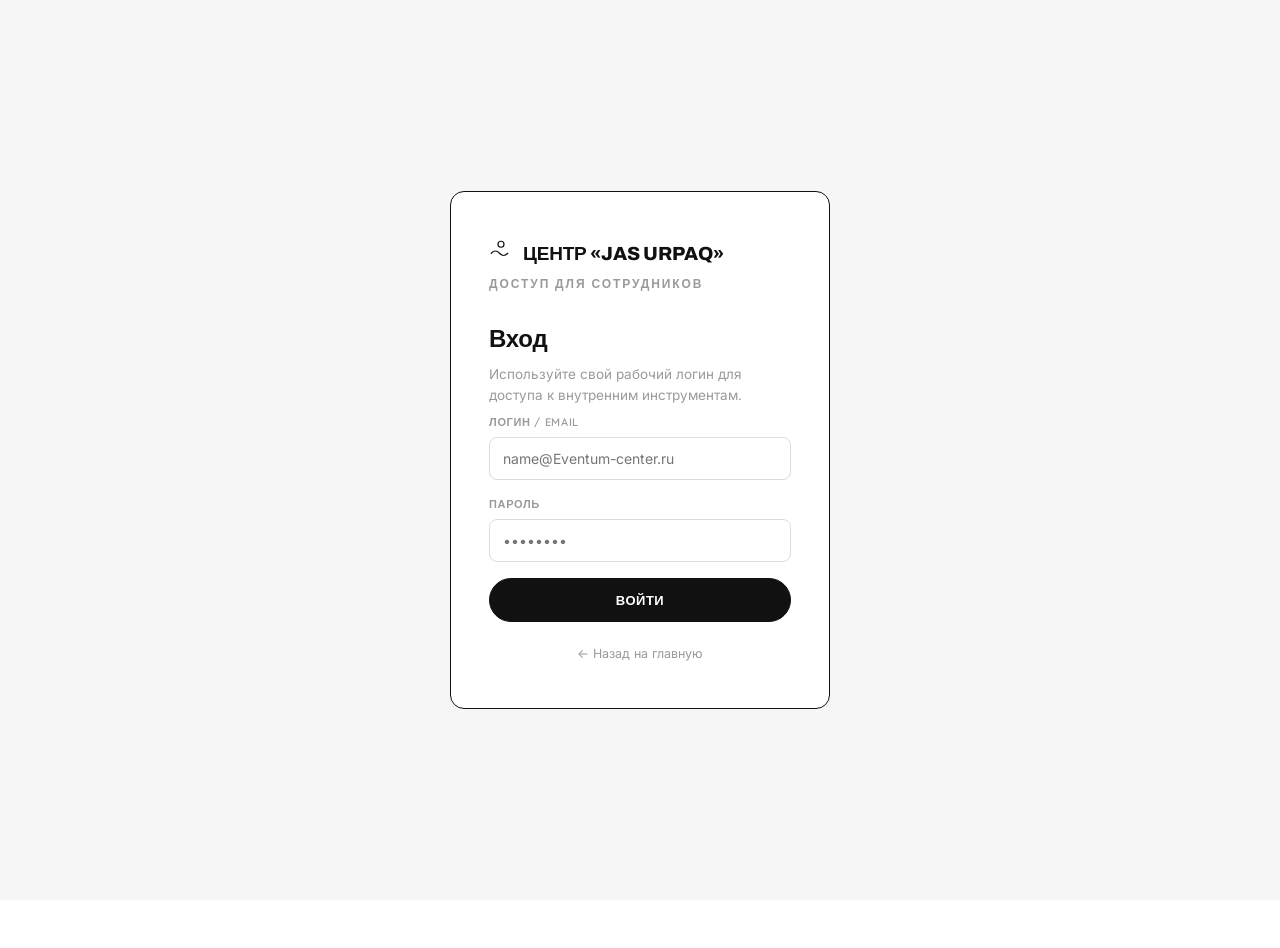
<file: Eventum-center-website-bw/employee_part/enter.html>
<!DOCTYPE html>
<html lang="ru">
<head>
    <meta charset="UTF-8">
    <meta name="viewport" content="width=device-width, initial-scale=1.0">
    <title>Вход для сотрудников — Центр «Jas Urpaq»</title>
    <link rel="stylesheet" href="../index.css">
</head>
<body>
    <div class="login-screen">
        <div class="login-card">
            <a href="../index.html" class="brand"><svg class="brand-mark" viewBox="0 0 32 32" fill="none" xmlns="http://www.w3.org/2000/svg"><circle cx="16" cy="11" r="4" stroke="currentColor" stroke-width="1.6"/><path d="M3 23c3.5-4 7.5-4 11 0s7.5 4 11 0" stroke="currentColor" stroke-width="1.6" stroke-linecap="round"/></svg>Центр «Jas Urpaq»</a>
            <span class="eyebrow">Доступ для сотрудников</span>

            <h2 style="margin-bottom: 6px;">Вход</h2>
            <p style="color: var(--gray-mid); font-size: 13.5px; margin-bottom: 8px;">Используйте свой рабочий логин для доступа к внутренним инструментам.</p>

            <form class="login-form" onsubmit="return handleLogin(event)">
                <div class="field">
                    <label for="login-email">Логин / Email</label>
                    <input type="text" id="login-email" placeholder="name@Eventum-center.ru" required autocomplete="username">
                </div>
                <div class="field">
                    <label for="login-password">Пароль</label>
                    <input type="password" id="login-password" placeholder="••••••••" required autocomplete="current-password">
                </div>
                <button type="submit" class="btn btn-solid btn-block">Войти</button>
            </form>

            <a href="../index.html" class="login-back">← Назад на главную</a>
        </div>
    </div>

    <script>
        function handleLogin(event) {
            event.preventDefault();
            alert('Это демо-форма — авторизация пока не подключена.');
            return false;
        }
    </script>
</body>
</html>
</file>
<file: Eventum-center-website-bw/index.css>
/* =========================================================
   ЦЕНТР Eventum — ОБЩИЙ ФАЙЛ СТИЛЕЙ
   Чёрно-белый, сдержанный, но тёплый стиль детского центра:
   строгая графика + мягкие скругления и линейные значки
   вместо ярких красок и мультяшности.
   Используется на index.html, specialists.html,
   about_us.html и employee_part/enter.html.
   ========================================================= */

@import url('https://fonts.googleapis.com/css2?family=Archivo:wght@500;600;700;800&family=Quicksand:wght@500;600;700&family=Inter:wght@400;500;600&display=swap');

:root {
  /* ---- Color tokens (grayscale only) ---- */
  --white:      #ffffff;
  --bg-soft:    #f6f6f6;
  --bg-soft-2:  #efefef;
  --border:     #dcdcdc;
  --border-2:   #c7c7c7;
  --gray-mid:   #9a9a9a;
  --text:       #2b2b2b;
  --black:      #111111;

  /* ---- Type tokens ---- */
  --font-display: 'Archivo', 'Helvetica Neue', Arial, sans-serif;   /* заголовки — строгий каркас */
  --font-accent:  'Quicksand', 'Helvetica Neue', Arial, sans-serif; /* кнопки, лейблы, навигация — тёплая нотка */
  --font-body:    'Inter', 'Helvetica Neue', Arial, sans-serif;     /* основной текст */

  /* ---- Layout ---- */
  --max-width: 1120px;
  --gap: 24px;

  /* ---- Radius (мягкие, но не "игрушечные" скругления) ---- */
  --radius-sm: 8px;
  --radius-md: 14px;
  --radius-pill: 999px;
}

/* ---------------------------------------------------------
   СБРОС СТИЛЕЙ
   --------------------------------------------------------- */
*, *::before, *::after { box-sizing: border-box; }

html, body {
  margin: 0;
  padding: 0;
}

body {
  font-family: var(--font-body);
  color: var(--text);
  background: var(--white);
  line-height: 1.55;
  -webkit-font-smoothing: antialiased;
}

h1, h2, h3, h4 {
  font-family: var(--font-display);
  color: var(--black);
  margin: 0 0 0.5em 0;
  letter-spacing: -0.01em;
}

p { margin: 0 0 1em 0; }

a {
  color: var(--black);
  text-decoration: none;
}

ul { margin: 0; padding: 0; list-style: none; }

img { max-width: 100%; display: block; }

button {
  font-family: var(--font-body);
  cursor: pointer;
}

:focus-visible {
  outline: 2px solid var(--black);
  outline-offset: 2px;
}

@media (prefers-reduced-motion: reduce) {
  *, *::before, *::after {
    animation-duration: 0.001ms !important;
    transition-duration: 0.001ms !important;
  }
}

/* место под нижнюю бегущую строку с донаторами */
body { padding-bottom: 48px; }

/* ---------------------------------------------------------
   БАЗОВЫЙ КАРКАС
   --------------------------------------------------------- */
.wrap {
  max-width: var(--max-width);
  margin: 0 auto;
  padding: 0 24px;
}

.eyebrow {
  font-family: var(--font-accent);
  font-size: 12px;
  font-weight: 600;
  letter-spacing: 0.16em;
  text-transform: uppercase;
  color: var(--gray-mid);
  margin-bottom: 10px;
  display: block;
}

.squiggle {
  display: block;
  width: 56px;
  height: 10px;
  margin: 18px 0 26px;
  color: var(--black);
}

/* ---------------------------------------------------------
   ШАПКА / НАВИГАЦИЯ
   --------------------------------------------------------- */
.header {
  border-bottom: 1px solid var(--border);
  background: var(--white);
  position: sticky;
  top: 0;
  z-index: 50;
}

.header .wrap {
  display: flex;
  align-items: center;
  justify-content: space-between;
  height: 76px;
}

.brand {
  font-family: var(--font-display);
  font-weight: 800;
  font-size: 19px;
  letter-spacing: -0.01em;
  text-transform: uppercase;
  display: inline-flex;
  align-items: center;
}

.brand-mark {
  width: 24px;
  height: 24px;
  margin-right: 10px;
  color: var(--black);
  flex-shrink: 0;
}

/* старая разметка <span></span> внутри .brand — скрываем, если где-то осталась */
.brand > span:not(.brand-mark) { display: none; }

.header nav ul {
  display: flex;
  align-items: center;
  gap: 30px;
}

.header nav a,
.header nav button.nav-link {
  font-family: var(--font-accent);
  font-size: 13px;
  letter-spacing: 0.03em;
  text-transform: uppercase;
  font-weight: 600;
  color: var(--text);
  background: none;
  border: none;
  padding: 0;
  position: relative;
  transition: color 0.15s ease;
}

.header nav a:hover,
.header nav button.nav-link:hover {
  color: var(--black);
}

.header nav a::after,
.header nav button.nav-link::after {
  content: '';
  position: absolute;
  left: 0;
  bottom: -9px;
  width: 0;
  height: 6px;
  background-image: url("data:image/svg+xml,%3Csvg xmlns='http://www.w3.org/2000/svg' viewBox='0 0 40 6'%3E%3Cpath d='M0 3 C4 0,8 6,12 3 C16 0,20 6,24 3 C28 0,32 6,36 3 C38 1.5,39 1.5,40 3' fill='none' stroke='%23111111' stroke-width='1.3'/%3E%3C/svg%3E");
  background-repeat: repeat-x;
  background-size: 40px 6px;
  transition: width 0.2s ease;
}

.header nav a:hover::after,
.header nav button.nav-link:hover::after {
  width: 100%;
}

.btn-donate {
  background: var(--black) !important;
  color: var(--white) !important;
  padding: 10px 22px !important;
  border-radius: var(--radius-pill);
  font-family: var(--font-accent);
}

.btn-donate::after { display: none; }
.btn-donate:hover { background: #000 !important; color: var(--white) !important; }

/* ---------------------------------------------------------
   ОБЩИЕ КНОПКИ
   --------------------------------------------------------- */
.btn {
  display: inline-block;
  font-family: var(--font-accent);
  font-size: 13px;
  letter-spacing: 0.04em;
  text-transform: uppercase;
  font-weight: 600;
  padding: 13px 28px;
  border: 1px solid var(--black);
  background: var(--white);
  color: var(--black);
  border-radius: var(--radius-pill);
  transition: background 0.15s ease, color 0.15s ease;
}

.btn:hover { background: var(--black); color: var(--white); }

.btn-solid {
  background: var(--black);
  color: var(--white);
}

.btn-solid:hover { background: #000; opacity: 0.85; }

.btn-block { width: 100%; text-align: center; }

/* ---------------------------------------------------------
   ОСНОВНОЙ КОНТЕНТ / СЕКЦИИ
   --------------------------------------------------------- */
.main { padding-bottom: 40px; }

.section {
  padding: 64px 0;
  border-bottom: 1px solid var(--border);
}

.section-head {
  display: flex;
  align-items: baseline;
  justify-content: space-between;
  margin-bottom: 36px;
  gap: 20px;
  flex-wrap: wrap;
}

.section-head h2 {
  font-size: 30px;
  font-weight: 700;
}

.section-sub {
  color: var(--gray-mid);
  font-size: 14px;
  max-width: 420px;
}

/* ---------------------------------------------------------
   ГЛАВНЫЙ ЭКРАН (главная страница)
   --------------------------------------------------------- */
.hero {
  padding: 80px 0 64px;
  border-bottom: 1px solid var(--border);
}

.hero h1 {
  font-size: 46px;
  font-weight: 800;
  max-width: 720px;
  line-height: 1.1;
}

.hero p.lead {
  max-width: 540px;
  color: #555;
  font-size: 16px;
  margin-bottom: 28px;
}

.hero-actions { display: flex; gap: 14px; flex-wrap: wrap; }

/* ---------------------------------------------------------
   ГАЛЕРЕЯ — «Последние новости»
   --------------------------------------------------------- */
.gallery-grid {
  display: grid;
  grid-template-columns: repeat(4, 1fr);
  gap: var(--gap);
}

.news-card {
  border: 1px solid var(--border);
  background: var(--white);
  display: flex;
  flex-direction: column;
  border-radius: var(--radius-md);
  overflow: hidden;
}

.news-thumb {
  aspect-ratio: 4/3;
  background: var(--bg-soft);
  border-bottom: 1px solid var(--border);
  display: flex;
  align-items: center;
  justify-content: center;
  position: relative;
  overflow: hidden;
}

.news-thumb svg {
  width: 34px;
  height: 34px;
  stroke: var(--gray-mid);
  fill: none;
  stroke-width: 1.4;
  stroke-linecap: round;
  stroke-linejoin: round;
}

.news-body { padding: 18px; display: flex; flex-direction: column; gap: 8px; flex: 1; }

.news-date {
  font-family: var(--font-accent);
  font-size: 11px;
  font-weight: 600;
  letter-spacing: 0.08em;
  text-transform: uppercase;
  color: var(--gray-mid);
}

.news-body h3 { font-size: 16px; font-weight: 600; }

.news-body p { font-size: 13.5px; color: #555; margin: 0; flex: 1; }

.news-link {
  font-family: var(--font-accent);
  font-size: 12px;
  text-transform: uppercase;
  letter-spacing: 0.05em;
  font-weight: 600;
  border-top: 1px solid var(--border);
  padding-top: 10px;
  margin-top: 6px;
}

/* ---------------------------------------------------------
   ЗАГЛУШКА ЛЕНТЫ INSTAGRAM
   --------------------------------------------------------- */
.instagram-feed-wrap { padding: 64px 0; border-bottom: 1px solid var(--border); }

.instagram-handle {
  display: flex;
  align-items: center;
  gap: 10px;
  margin-bottom: 24px;
}

.instagram-handle .dot {
  width: 8px; height: 8px; background: var(--black); border-radius: 50%;
}

.instagram-handle strong { font-family: var(--font-accent); font-size: 15px; }
.instagram-handle a { font-family: var(--font-accent); font-weight: 600; font-size: 13px; color: var(--gray-mid); }
.instagram-handle a:hover { color: var(--black); }

.instagram-feed {
  display: grid;
  grid-template-columns: repeat(6, 1fr);
  gap: 10px;
}

.insta-post {
  aspect-ratio: 1/1;
  background: var(--bg-soft);
  border: 1px solid var(--border);
  border-radius: var(--radius-md);
  display: flex;
  flex-direction: column;
  align-items: center;
  justify-content: center;
  gap: 6px;
  color: var(--gray-mid);
}

.insta-post svg { width: 22px; height: 22px; stroke: var(--gray-mid); fill: none; stroke-width: 1.4; }
.insta-post span { font-family: var(--font-accent); font-weight: 600; font-size: 10px; letter-spacing: 0.05em; }

/* ---------------------------------------------------------
   ЧАСТЫЕ ВОПРОСЫ
   --------------------------------------------------------- */
.faq-section { padding: 64px 0; border-bottom: 1px solid var(--border); }

.faq-list { max-width: 760px; }

.faq-item { border-bottom: 1px solid var(--border); }
.faq-item:first-child { border-top: 1px solid var(--border); }

.faq-question {
  width: 100%;
  background: none;
  border: none;
  padding: 22px 0;
  display: flex;
  align-items: center;
  justify-content: space-between;
  font-family: var(--font-accent);
  font-size: 16px;
  font-weight: 600;
  color: var(--black);
  text-align: left;
}

.faq-question .icon {
  width: 18px;
  height: 18px;
  position: relative;
  flex-shrink: 0;
  margin-left: 16px;
}

.faq-question .icon::before,
.faq-question .icon::after {
  content: '';
  position: absolute;
  background: var(--black);
  top: 50%; left: 50%;
  transition: transform 0.2s ease;
}

.faq-question .icon::before { width: 100%; height: 1px; transform: translate(-50%, -50%); }
.faq-question .icon::after { width: 1px; height: 100%; transform: translate(-50%, -50%); }

.faq-question[aria-expanded="true"] .icon::after { transform: translate(-50%, -50%) rotate(90deg); opacity: 0; }

.faq-answer {
  max-height: 0;
  overflow: hidden;
  transition: max-height 0.28s ease;
}

.faq-answer-inner {
  padding-bottom: 22px;
  color: #555;
  font-size: 14.5px;
  max-width: 640px;
}

/* ---------------------------------------------------------
   ДОНАТОРЫ — бегущая строка снизу экрана
   --------------------------------------------------------- */
.donor-ticker {
  position: fixed;
  left: 0;
  right: 0;
  bottom: 0;
  height: 48px;
  background: var(--black);
  border-top: 1px solid #2a2a2a;
  display: flex;
  align-items: stretch;
  z-index: 150;
  border-radius: var(--radius-md) var(--radius-md) 0 0;
  overflow: hidden;
}

.ticker-label {
  flex-shrink: 0;
  display: flex;
  align-items: center;
  gap: 8px;
  padding: 0 18px;
  background: var(--white);
  color: var(--black);
  font-family: var(--font-accent);
  font-size: 11px;
  font-weight: 700;
  letter-spacing: 0.1em;
  text-transform: uppercase;
  border-right: 1px solid var(--border);
  white-space: nowrap;
}

.ticker-label .pulse-dot {
  width: 6px;
  height: 6px;
  border-radius: 50%;
  background: var(--black);
  flex-shrink: 0;
}

.ticker-viewport {
  flex: 1;
  overflow: hidden;
  position: relative;
}

.ticker-track {
  position: absolute;
  top: 0;
  left: 0;
  height: 100%;
  display: flex;
  align-items: center;
  white-space: nowrap;
  will-change: transform;
  animation-name: ticker-scroll;
  animation-timing-function: linear;
  animation-iteration-count: infinite;
  animation-duration: 30s;
}

.donor-ticker:hover .ticker-track { animation-play-state: paused; }

@keyframes ticker-scroll {
  from { transform: translateX(0); }
  to   { transform: translateX(-50%); }
}

.ticker-item {
  display: inline-flex;
  align-items: center;
  gap: 10px;
  padding: 0 26px;
  font-size: 13px;
  color: var(--white);
}

.ticker-item .sep {
  width: 4px;
  height: 4px;
  border-radius: 50%;
  background: #555;
}

.ticker-name { color: #e6e6e6; }
.ticker-amount { font-family: var(--font-accent); font-weight: 700; color: var(--white); }

@media (prefers-reduced-motion: reduce) {
  .ticker-track { animation: none; transform: translateX(0); }
  .ticker-viewport { overflow-x: auto; }
}

@media (max-width: 640px) {
  .ticker-label span.label-text { display: none; }
}

/* ---------------------------------------------------------
   МОДАЛЬНОЕ ОКНО — Донат
   --------------------------------------------------------- */
.modal {
  display: none;
  position: fixed;
  inset: 0;
  z-index: 200;
  align-items: center;
  justify-content: center;
}

.modal.is-open { display: flex; }

.modal-overlay {
  position: absolute;
  inset: 0;
  background: rgba(10, 10, 10, 0.6);
}

.modal-panel {
  position: relative;
  background: var(--white);
  width: 100%;
  max-width: 460px;
  max-height: 90vh;
  overflow-y: auto;
  border: 1px solid var(--black);
  border-radius: var(--radius-md);
  padding: 36px;
  z-index: 1;
}

.modal-close {
  position: absolute;
  top: 18px;
  right: 18px;
  width: 32px;
  height: 32px;
  border: 1px solid var(--border);
  border-radius: 50%;
  background: var(--white);
  font-size: 16px;
  line-height: 1;
  color: var(--black);
}

.modal-close:hover { background: var(--black); color: var(--white); border-color: var(--black); }

.modal-panel h2 { font-size: 22px; margin-bottom: 6px; }
.modal-panel .modal-sub { color: var(--gray-mid); font-size: 13.5px; margin-bottom: 24px; }

.modal-section-label {
  font-family: var(--font-accent);
  font-weight: 600;
  font-size: 11px;
  letter-spacing: 0.1em;
  text-transform: uppercase;
  color: var(--gray-mid);
  margin-bottom: 12px;
  display: block;
}

.reason-list {
  display: flex;
  flex-direction: column;
  gap: 10px;
  margin-bottom: 28px;
}

.reason-option {
  display: flex;
  align-items: center;
  gap: 12px;
  padding: 13px 14px;
  border: 1px solid var(--border);
  border-radius: var(--radius-sm);
  cursor: pointer;
  transition: border-color 0.15s ease, background 0.15s ease;
}

.reason-option:hover { border-color: var(--gray-mid); }

.reason-option input[type="radio"] {
  width: 16px;
  height: 16px;
  accent-color: var(--black);
  flex-shrink: 0;
}

.reason-option input[type="radio"]:checked ~ span { color: var(--black); font-weight: 600; }

.reason-option span { font-size: 14px; color: var(--text); }

.reason-option:has(input:checked) {
  border-color: var(--black);
  background: var(--bg-soft);
}

.card-form { display: flex; flex-direction: column; gap: 14px; }

.field { display: flex; flex-direction: column; gap: 6px; }

.field label {
  font-family: var(--font-accent);
  font-weight: 600;
  font-size: 11px;
  letter-spacing: 0.06em;
  text-transform: uppercase;
  color: var(--gray-mid);
}

.field input {
  font-family: var(--font-body);
  font-size: 14px;
  padding: 12px 13px;
  border: 1px solid var(--border);
  background: var(--white);
  color: var(--black);
  border-radius: var(--radius-sm);
}

.field input:focus { border-color: var(--black); outline: none; }

.field-row { display: flex; gap: 14px; }
.field-row .field { flex: 1; }

.card-form .btn { margin-top: 8px; }

.modal-fineprint {
  font-size: 11px;
  color: var(--gray-mid);
  margin-top: 16px;
  text-align: center;
}

/* ---------------------------------------------------------
   СТРАНИЦА СПЕЦИАЛИСТОВ
   --------------------------------------------------------- */
.page-hero {
  padding: 64px 0 48px;
  border-bottom: 1px solid var(--border);
}

.page-hero h1 { font-size: 36px; max-width: 640px; }
.page-hero p { color: #555; max-width: 560px; font-size: 15px; }

.specialists-grid {
  display: grid;
  grid-template-columns: repeat(2, 1fr);
  gap: var(--gap);
  padding: 56px 0 80px;
}

.specialist-card {
  border: 1px solid var(--border);
  border-radius: var(--radius-md);
  display: flex;
  gap: 0;
  overflow: hidden;
}

.specialist-photo {
  width: 160px;
  flex-shrink: 0;
  background: var(--bg-soft);
  overflow: hidden;
}

.specialist-photo img {
  width: 100%;
  height: 100%;
  object-fit: cover;
  filter: grayscale(100%) contrast(105%);
  min-height: 200px;
}

.specialist-info { padding: 20px 22px; display: flex; flex-direction: column; gap: 6px; }
.specialist-info h3 { font-size: 17px; }
.specialist-role {
  font-family: var(--font-accent);
  font-weight: 600;
  font-size: 12px;
  letter-spacing: 0.04em;
  text-transform: uppercase;
  color: var(--gray-mid);
  margin-bottom: 6px;
}
.specialist-info p { font-size: 13.5px; color: #555; margin: 0; }

/* ---------------------------------------------------------
   СТРАНИЦА «О НАС»
   --------------------------------------------------------- */
.about-stats {
  display: grid;
  grid-template-columns: repeat(4, 1fr);
  border-top: 1px solid var(--border);
  border-bottom: 1px solid var(--border);
}

.about-stat {
  padding: 28px 24px;
  border-right: 1px solid var(--border);
}

.about-stat:last-child { border-right: none; }

.about-stat .num {
  font-family: var(--font-display);
  font-size: 32px;
  font-weight: 800;
  color: var(--black);
  display: block;
}

.about-stat .label {
  font-family: var(--font-accent);
  font-weight: 600;
  font-size: 12.5px;
  color: var(--gray-mid);
  margin-top: 4px;
}

.groups-grid {
  display: grid;
  grid-template-columns: repeat(4, 1fr);
  gap: var(--gap);
  padding: 56px 0 80px;
}

.group-card {
  border: 1px solid var(--border);
  border-radius: var(--radius-md);
  padding: 26px 22px;
  display: flex;
  flex-direction: column;
  gap: 10px;
  min-height: 220px;
}

.group-card .age-range {
  font-family: var(--font-accent);
  font-size: 12px;
  font-weight: 600;
  letter-spacing: 0.06em;
  color: var(--gray-mid);
  text-transform: uppercase;
}

.group-card h3 { font-size: 19px; margin: 0; }

.group-card p { font-size: 13.5px; color: #555; margin: 0; flex: 1; }

.group-mark {
  display: inline-block;
  width: 26px;
  height: 26px;
  color: var(--black);
}

.group-mark svg {
  width: 100%;
  height: 100%;
  fill: none;
  stroke: currentColor;
  stroke-width: 1.5;
  stroke-linecap: round;
  stroke-linejoin: round;
}

/* ---------------------------------------------------------
   СТРАНИЦА ВХОДА ДЛЯ СОТРУДНИКОВ
   --------------------------------------------------------- */
.login-screen {
  min-height: 100vh;
  display: flex;
  align-items: center;
  justify-content: center;
  background: var(--bg-soft);
  padding: 24px;
}

.login-card {
  width: 100%;
  max-width: 380px;
  background: var(--white);
  border: 1px solid var(--black);
  border-radius: var(--radius-md);
  padding: 44px 38px;
}

.login-card .brand { display: block; margin-bottom: 6px; }
.login-card .eyebrow { margin-bottom: 28px; }

.login-form { display: flex; flex-direction: column; gap: 16px; margin-top: 8px; }

.login-back {
  display: block;
  text-align: center;
  margin-top: 22px;
  font-size: 12.5px;
  color: var(--gray-mid);
}
.login-back:hover { color: var(--black); }

/* ---------------------------------------------------------
   ПОДВАЛ
   --------------------------------------------------------- */
.footer {
  border-top: 1px solid var(--border);
  padding: 28px 0;
}

.footer .wrap {
  display: flex;
  align-items: center;
  justify-content: space-between;
  flex-wrap: wrap;
  gap: 10px;
}

.footer span { font-size: 12px; color: var(--gray-mid); }

/* ---------------------------------------------------------
   АДАПТИВНОСТЬ
   --------------------------------------------------------- */
@media (max-width: 900px) {
  .gallery-grid { grid-template-columns: repeat(2, 1fr); }
  .instagram-feed { grid-template-columns: repeat(3, 1fr); }
  .groups-grid { grid-template-columns: repeat(2, 1fr); }
  .about-stats { grid-template-columns: repeat(2, 1fr); }
  .about-stat:nth-child(2) { border-right: none; }
  .specialists-grid { grid-template-columns: 1fr; }
  .hero h1 { font-size: 34px; }
}

@media (max-width: 640px) {
  .header nav ul { gap: 16px; }
  .header nav a, .header nav button.nav-link { font-size: 11.5px; }
  .gallery-grid { grid-template-columns: 1fr; }
  .instagram-feed { grid-template-columns: repeat(2, 1fr); }
  .groups-grid { grid-template-columns: 1fr; }
  .about-stats { grid-template-columns: repeat(2, 1fr); }
  .specialist-card { flex-direction: column; }
  .specialist-photo { width: 100%; height: 160px; }
  .field-row { flex-direction: column; }
}

/* ---------------------------------------------------------
   URPAQ INCLUSIVE — ADDITIONS
   --------------------------------------------------------- */
.hero-sub {
  font-family: var(--font-body);
  font-size: 15px;
  color: var(--gray-mid);
  margin-top: .5rem;
  max-width: 680px;
}

.mission-block {
  margin-top: 2rem;
  border: 1px solid var(--border);
  border-radius: var(--radius-md);
  padding: 1.5rem 1.75rem;
  background: var(--bg-soft);
}

.mission-block .eyebrow {
  display: block;
  margin-bottom: .75rem;
}

.mission-block p {
  font-size: 15px;
  line-height: 1.7;
  margin: 0;
}
</file>
<file: extension/settings-theme.css>
/* Suerte — settings-theme.css : тёмное стекло, тема применяется вживую через [data-theme] на <body>.
   Токены --accent/--accent-dim/--accent-rgb/--glow/--border2 совпадают с panel.css,
   поэтому страница настроек всегда выглядит так же, как выбранная тема панели. */
@import url('https://fonts.googleapis.com/css2?family=Outfit:wght@400;500;600;700&family=DM+Mono:wght@400;500&display=swap');

:root {
  --bg0:#080c10; --bg1:#0d1117; --bg2:#111820; --bg3:#161f2b; --bg4:#1c2635;
  --accent:#4ade80; --accent-dim:#16a34a; --accent-rgb:74,222,128; --glow:rgba(74,222,128,.18);
  --t1:#e2ffe8; --t2:#94a3b8; --t3:#4b5f72; --red:#f87171; --warn:#fbbf24; --ok:#4ade80;
  --border:rgba(255,255,255,.07); --border2:rgba(74,222,128,.18);
  --r1:8px; --r2:12px; --r3:18px; --font:'Outfit',sans-serif; --mono:'DM Mono',monospace;
  /* фон и тень тоже завязаны на акцент темы, чтобы не «залипать» на зелёном ── */
  --glow-alpha:.16; --shadow:0 10px 40px rgba(0,0,0,.4);
}

/* ── Тёмные темы: те же цвета, что и у виджета-панели (panel.css), ──────
   применяются к самой странице настроек через [data-theme] на <body>. */
body[data-theme="teal-aurora"] { --accent:#2dd4bf; --accent-dim:#0d9488; --accent-rgb:45,212,191; --glow:rgba(45,212,191,.20); --border2:rgba(45,212,191,.20); }
body[data-theme="cyan"]        { --accent:#22d3ee; --accent-dim:#0891b2; --accent-rgb:34,211,238; --glow:rgba(34,211,238,.20); --border2:rgba(34,211,238,.20); }
body[data-theme="conic-violet"]{ --accent:#c084fc; --accent-dim:#7c3aed; --accent-rgb:192,132,252; --glow:rgba(192,132,252,.22); --border2:rgba(192,132,252,.22); }
body[data-theme="indigo-night"]{ --accent:#818cf8; --accent-dim:#4338ca; --accent-rgb:129,140,248; --glow:rgba(129,140,248,.20); --border2:rgba(129,140,248,.20); }
body[data-theme="arctic"]      { --accent:#38bdf8; --accent-dim:#0369a1; --accent-rgb:56,189,248;  --glow:rgba(56,189,248,.20);  --border2:rgba(56,189,248,.20); }
body[data-theme="solar-flare"] { --accent:#fb923c; --accent-dim:#ea580c; --accent-rgb:251,146,60;  --glow:rgba(251,146,60,.22);  --border2:rgba(251,146,60,.22); }
body[data-theme="slate"]       { --accent:#94a3b8; --accent-dim:#475569; --accent-rgb:148,163,184; --glow:rgba(148,163,184,.18); --border2:rgba(148,163,184,.18); }
body[data-theme="prisma"]      { --accent:#f472b6; --accent-dim:#a855f7; --accent-rgb:244,114,182; --glow:rgba(244,114,182,.24); --border2:rgba(244,114,182,.24);
  background-image:
    radial-gradient(700px 380px at 8% -5%, rgba(239,68,68,.10) 0%, transparent 50%),
    radial-gradient(700px 380px at 40% -5%, rgba(234,179,8,.09) 0%, transparent 50%),
    radial-gradient(700px 380px at 75% -5%, rgba(34,197,94,.09) 0%, transparent 50%),
    radial-gradient(900px 480px at 100% 0%, rgba(2,132,199,.10) 0%, transparent 55%),
    radial-gradient(900px 480px at 60% 100%, rgba(168,85,247,.12) 0%, transparent 55%);
}

/* ── Светлые темы: своя, полностью светлая палитра фона/текста.
   Пока действуют только на этой странице — панель-виджет на сайте
   (panel.css) светлого режима не поддерживает и останется тёмной. ── */
body[data-theme="snow"] {
  --bg0:#f4f6f8; --bg1:#ffffff; --bg2:#eef1f4; --bg3:#e7ebef; --bg4:#dde2e8;
  --t1:#111720; --t2:#5b6572; --t3:#8994a3;
  --red:#dc2626; --warn:#b45309; --ok:#15803d;
  --border:rgba(15,23,32,.09); --border2:rgba(21,128,61,.30);
  --accent:#16a34a; --accent-dim:#15803d; --accent-rgb:22,163,74; --glow:rgba(22,163,74,.16);
  --glow-alpha:.09; --shadow:0 10px 30px rgba(15,23,42,.10);
}
body[data-theme="frost"] {
  --bg0:#f4f7fa; --bg1:#ffffff; --bg2:#edf2f7; --bg3:#e5ebf1; --bg4:#dae1e9;
  --t1:#0f1a24; --t2:#576574; --t3:#8695a5;
  --red:#dc2626; --warn:#b45309; --ok:#0369a1;
  --border:rgba(15,30,45,.09); --border2:rgba(2,132,199,.30);
  --accent:#0284c7; --accent-dim:#075985; --accent-rgb:2,132,199; --glow:rgba(2,132,199,.16);
  --glow-alpha:.09; --shadow:0 10px 30px rgba(15,30,45,.10);
}

* { box-sizing:border-box; }
html { height:100%; }
body {
  min-height:100%; margin:0; color:var(--t1); font-family:var(--font); font-size:14px;
  background-color:var(--bg0);
  background-image:radial-gradient(900px 480px at 70% 0%, rgba(var(--accent-rgb), var(--glow-alpha)) 0%, transparent 55%);
  background-repeat:no-repeat;
  background-attachment:fixed;
  transition:background-color .25s, color .25s;
}
.wrap { max-width:900px; margin:0 auto; padding:22px 18px 60px; }

.topbar { display:flex; align-items:center; justify-content:space-between; margin-bottom:18px; }
.brand { display:flex; align-items:center; gap:12px; }
.brand-logo { width:34px; height:34px; color:var(--accent); display:flex; transition:color .2s; }
.brand-logo svg { width:100%; height:100%; }
.brand h1 { margin:0; font-size:18px; letter-spacing:.3px; color:var(--accent); transition:color .2s; }
.brand p { margin:2px 0 0; font-size:11px; color:var(--t2); }
.save-state { font-size:11px; font-family:var(--mono); color:var(--ok); opacity:.85; }
.save-state.dirty { color:var(--warn); }

.tabs { display:flex; gap:4px; flex-wrap:wrap; margin-bottom:16px; border-bottom:1px solid var(--border); padding-bottom:8px; }
.tab { background:none; border:1px solid transparent; color:var(--t2); font-family:inherit; font-size:12px; font-weight:600;
  padding:7px 12px; border-radius:var(--r1); cursor:pointer; transition:all .15s; }
.tab:hover { color:var(--t1); background:var(--bg2); }
.tab.active { color:var(--accent); background:var(--bg2); border-color:var(--border2); }

.sec { display:none; } .sec.active { display:block; }
.card { background:var(--bg1); border:1px solid var(--border); border-radius:var(--r3); padding:20px; box-shadow:var(--shadow); }
.card + .card { margin-top:16px; }
.card h2 { margin:0 0 4px; font-size:15px; color:var(--t1); font-weight:700; }
.card h3 { margin:16px 0 8px; font-size:13px; color:var(--accent); font-weight:700; }
.card h3:first-child { margin-top:0; }
.card h3 small, label small { display:block; font-weight:400; color:var(--t3); font-size:11px; margin-top:2px; }
.hint { font-size:12.5px; color:var(--t2); margin:0 0 16px; line-height:1.55; }
.section-lead { margin-bottom:14px; }
.section-lead h2 { margin:0 0 4px; font-size:16px; color:var(--t1); }
.section-lead p { margin:0; font-size:12.5px; color:var(--t2); line-height:1.5; }

.row { display:flex; align-items:center; justify-content:space-between; gap:14px; padding:13px 0; border-bottom:1px solid var(--border); }
.row:last-child { border-bottom:none; }
.row label { font-size:13px; font-weight:600; display:block; }
.row .row-text { max-width:60%; }
.row .row-text small { display:block; font-weight:400; color:var(--t2); font-size:11.5px; margin-top:3px; line-height:1.45; }
input[type=text], input[type=number], textarea {
  background:var(--bg3); border:1px solid var(--border); border-radius:var(--r1); color:var(--t1);
  font-family:inherit; font-size:13px; padding:8px 10px; outline:none; transition:border-color .15s; }
input:focus, textarea:focus { border-color:var(--border2); box-shadow:0 0 0 2px var(--glow); }
input[type=text], input[type=number] { min-width:200px; }
textarea { width:100%; resize:vertical; font-family:var(--mono); line-height:1.6; }

.range-wrap { display:flex; align-items:center; gap:10px; }
input[type=range] { accent-color:var(--accent); }
.range-val { font-family:var(--mono); font-size:12px; color:var(--accent); min-width:56px; text-align:right; }

.switch { position:relative; display:inline-block; width:42px; height:24px; flex-shrink:0; }
.switch input { display:none; }
.slider { position:absolute; inset:0; background:var(--bg4); border-radius:99px; transition:.2s; border:1px solid var(--border); }
.slider::before { content:''; position:absolute; width:16px; height:16px; left:4px; top:3px; background:var(--t2); border-radius:50%; transition:.2s; }
.switch input:checked + .slider { background:var(--accent-dim); border-color:var(--border2); }
.switch input:checked + .slider::before { transform:translateX(18px); background:#eafff0; }

/* ── Слова-триггеры ── */
.word-group { padding:16px 0; border-bottom:1px solid var(--border); }
.word-group:last-child { border-bottom:none; }
.word-group > .wg-head { display:flex; align-items:baseline; gap:10px; flex-wrap:wrap; margin-bottom:4px; }
.word-group > .wg-head .wg-title { font-size:14.5px; font-weight:700; color:var(--t1); }
.word-group > .wg-head .wg-say { font-family:var(--mono); font-size:11px; color:var(--accent); background:rgba(var(--accent-rgb),.10); border:1px solid var(--border2); border-radius:99px; padding:2px 9px; }
.word-group > .wg-desc { font-size:12.5px; color:var(--t2); line-height:1.5; margin:2px 0 10px; }
.chips { display:flex; flex-wrap:wrap; gap:6px; margin:10px 0; }
.chip { display:inline-flex; align-items:center; gap:6px; background:var(--bg3); border:1px solid var(--border2);
  border-radius:99px; padding:5px 6px 5px 12px; font-size:12px; color:var(--accent); }
.chip button { background:none; border:none; color:var(--t3); cursor:pointer; font-size:14px; line-height:1; padding:0 3px; }
.chip button:hover { color:var(--red); }
.add { display:flex; gap:6px; }
.add input { flex:1; }
.btn-add, .btn { background:var(--accent-dim); border:1px solid var(--border2); color:#eafff0; font-family:inherit;
  font-size:12px; font-weight:600; padding:8px 14px; border-radius:var(--r1); cursor:pointer; transition:.15s; }
.btn-add:hover, .btn:hover { filter:brightness(1.15); }
.btn-danger { background:rgba(248,113,113,.12); border-color:rgba(248,113,113,.3); color:var(--red); }
.ping-res { font-family:var(--mono); font-size:12px; margin-left:10px; }

/* ── ЛОГ И ОТЛАДКА ── */
.log-toolbar { display:flex; align-items:center; gap:10px; flex-wrap:wrap; margin-bottom:6px; }
.log-search { flex:1 1 240px; min-width:200px; background:var(--bg3); border:1px solid var(--border);
  border-radius:var(--r1); color:var(--t1); font-family:inherit; font-size:13px; padding:8px 11px; outline:none; }
.log-search:focus { border-color:var(--accent); }

.log-levels { display:flex; gap:5px; flex-wrap:wrap; }
.log-chip { background:var(--bg3); border:1px solid var(--border); border-radius:99px; color:var(--t2);
  font-family:inherit; font-size:11px; font-weight:600; padding:5px 11px; cursor:pointer; transition:.15s; }
.log-chip b { font-weight:700; opacity:.65; margin-left:3px; }
.log-chip:hover { color:var(--t1); }
.log-chip.active { border-color:var(--accent); color:var(--accent); }
.log-chip.lv-success.active { border-color:var(--ok); color:var(--ok); }
.log-chip.lv-warn.active { border-color:var(--warn); color:var(--warn); }
.log-chip.lv-error.active { border-color:var(--red); color:var(--red); }

.log-list { display:flex; flex-direction:column; gap:4px; max-height:520px; overflow:auto; margin-top:10px; }
.log-item { background:var(--bg3); border-left:2.5px solid var(--t3); border-radius:var(--r1); overflow:hidden; }
.log-item.success { border-left-color:var(--ok); } .log-item.error { border-left-color:var(--red); }
.log-item.info { border-left-color:#60a5fa; } .log-item.warn { border-left-color:var(--warn); }

.log-head { display:flex; align-items:baseline; gap:10px; width:100%; text-align:left; background:none; border:none;
  padding:8px 11px; cursor:pointer; font-family:inherit; color:inherit; }
.log-head:hover { background:rgba(255,255,255,.03); }
.log-time { font-family:var(--mono); font-size:10px; color:var(--t3); flex-shrink:0;
  font-variant-numeric:tabular-nums; }
.log-title { font-size:12.5px; font-weight:600; color:var(--t1); flex-shrink:0; }
.log-peek { font-size:11.5px; color:var(--t3); white-space:nowrap; overflow:hidden; text-overflow:ellipsis; flex:1; }
.log-item.open .log-peek { display:none; }

.log-body { display:none; padding:0 11px 10px 11px; }
.log-item.open .log-body { display:block; }
.log-text { margin:0; font-family:var(--mono); font-size:11.5px; line-height:1.5; color:var(--t2);
  white-space:pre-wrap; word-break:break-word; background:var(--bg2); border:1px solid var(--border);
  border-radius:6px; padding:9px 10px; max-height:340px; overflow:auto; }
.log-meta { margin-top:7px; font-family:var(--mono); font-size:10px; color:var(--t3); word-break:break-all; }

/* ── Динамические страницы ── */
.url-list { display:flex; flex-direction:column; gap:6px; margin-bottom:12px; }
.url-empty { margin:0; padding:14px 0; text-align:center; }
.url-item {
  display:flex; align-items:center; gap:8px;
  background:var(--bg3); border:1px solid var(--border); border-radius:var(--r1);
  padding:6px 6px 6px 12px;
  transition:border-color .15s, background .15s;
}
.url-item:hover { border-color:var(--border2); }
.url-item:focus-within { border-color:var(--border2); box-shadow:0 0 0 2px var(--glow); }
.url-badge {
  font-family:var(--mono); font-size:11px; color:var(--t3);
  flex-shrink:0; min-width:22px;
}
.url-item input[type=text] {
  flex:1; min-width:0; background:none; border:none; padding:6px 2px;
  font-family:var(--mono); font-size:12.5px; color:var(--t1);
}
.url-item input[type=text]:focus { box-shadow:none; }
.url-del {
  flex-shrink:0; background:none; border:none; color:var(--t3);
  cursor:pointer; font-size:14px; line-height:1; padding:5px 8px; border-radius:var(--r1);
  transition:color .15s, background .15s;
}
.url-del:hover { color:var(--red); background:rgba(248,113,113,.10); }
.url-add { margin-top:2px; }
.url-add input { font-family:var(--mono); }

/* ── Карточки-кнопки: заменяют <select> для темы / провайдера / языка ── */
.option-grid { display:grid; grid-template-columns:repeat(auto-fill, minmax(150px,1fr)); gap:10px; margin:10px 0 4px; }
.option-grid.theme-grid { grid-template-columns:repeat(auto-fill, minmax(170px,1fr)); }

.option-card {
  position:relative; text-align:left; cursor:pointer;
  background:var(--bg2); border:1.5px solid var(--border); border-radius:var(--r2);
  padding:12px; display:flex; flex-direction:column; gap:8px;
  font-family:inherit; color:var(--t1); transition:border-color .15s, background .15s, transform .1s;
}
.option-card:hover { border-color:var(--border2); background:var(--bg3); }
.option-card:active { transform:scale(.98); }
.option-card.active {
  border-color:var(--accent); background:rgba(var(--accent-rgb),.09);
  box-shadow:0 0 0 2px var(--glow);
}
.option-card .oc-check {
  position:absolute; top:9px; right:9px; width:18px; height:18px; border-radius:50%;
  border:1.5px solid var(--border); background:var(--bg1);
  display:flex; align-items:center; justify-content:center; opacity:0; transition:opacity .15s, background .15s, border-color .15s;
}
.option-card.active .oc-check { opacity:1; background:var(--accent); border-color:var(--accent); }
.option-card .oc-check svg { width:11px; height:11px; stroke:#08130d; stroke-width:3; }

.oc-title { font-size:13px; font-weight:700; padding-right:20px; }
.oc-sub { font-size:11px; color:var(--t3); line-height:1.4; }

/* иконка-«значок» для провайдера / языка */
.oc-badge {
  width:30px; height:30px; border-radius:9px; display:flex; align-items:center; justify-content:center;
  font-family:var(--mono); font-weight:700; font-size:11px; letter-spacing:.02em;
  background:var(--bg3); color:var(--t2); border:1px solid var(--border);
}
.option-card.active .oc-badge { background:rgba(var(--accent-rgb),.16); color:var(--accent); border-color:var(--border2); }

/* мини-превью цветовой темы: полоска-градиент + кружок акцента, как будет выглядеть панель */
.theme-preview {
  height:34px; border-radius:8px; position:relative; overflow:hidden;
  background:linear-gradient(135deg, #0a0f14 0%, #0d1117 60%, #0a0f14 100%);
  border:1px solid rgba(255,255,255,.06);
}
.theme-preview::before {
  content:''; position:absolute; inset:0;
  background:radial-gradient(60px 40px at 20% 120%, var(--tp-glow, rgba(74,222,128,.35)) 0%, transparent 70%);
}
.theme-preview .tp-dot {
  position:absolute; top:8px; left:9px; width:10px; height:10px; border-radius:50%;
  background:var(--tp-accent, #4ade80); box-shadow:0 0 8px var(--tp-accent, #4ade80);
}
.theme-preview .tp-bar {
  position:absolute; bottom:7px; left:9px; right:9px; height:4px; border-radius:99px;
  background:linear-gradient(90deg, var(--tp-accent, #4ade80), var(--tp-dim, #16a34a));
  opacity:.9;
}
/* Светлые темы (Snow/Frost) красят саму страницу настроек, а не панель —
   поэтому их превью показывает светлую карточку, а не тёмный виджет. */
#theme-grid-light .theme-preview {
  background:linear-gradient(135deg, #ffffff 0%, #eef1f5 60%, #ffffff 100%);
  border:1px solid rgba(15,23,32,.08);
}
#theme-grid-light .theme-preview::before {
  background:radial-gradient(60px 40px at 20% 120%, var(--tp-glow, rgba(22,163,74,.20)) 0%, transparent 70%);
}
</file>
